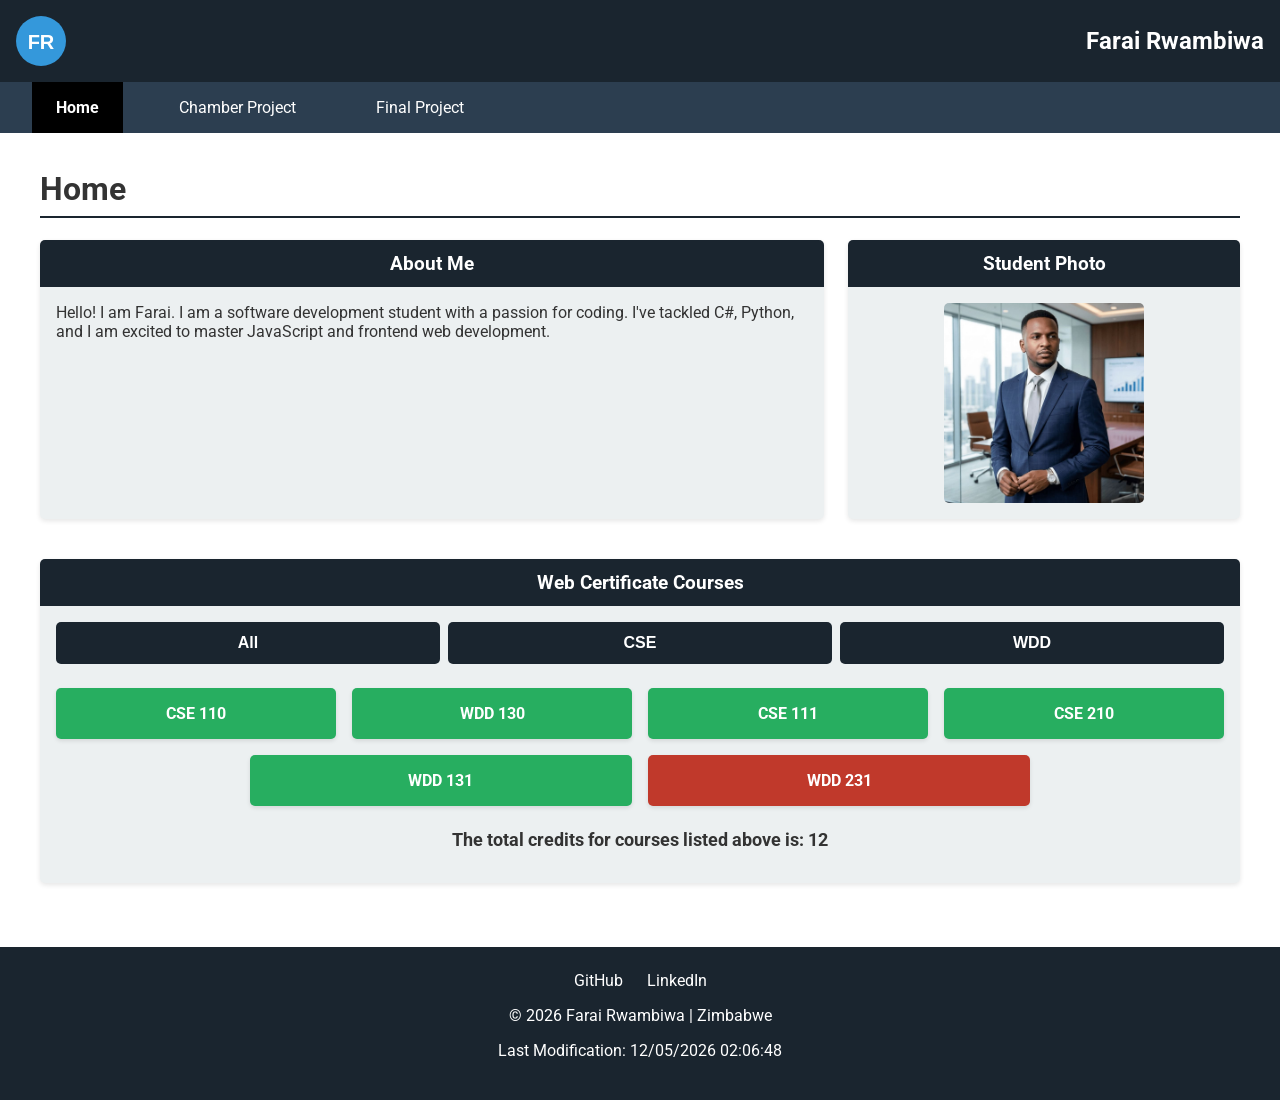
<file: index.html>
<!DOCTYPE html>
<html lang="en">
<head>
    <meta charset="UTF-8">
    <meta name="viewport" content="width=device-width, initial-scale=1.0">
    <title>Farai Rwambiwa - WDD 231 - Course Home Page</title>
    <meta name="description" content="WDD 231 Web Frontend Development I course home page for Farai Rwambiwa, featuring course projects, certificate progress, and assignments.">
    <meta name="author" content="Farai Rwambiwa">
    <link rel="preconnect" href="https://fonts.googleapis.com">
    <link rel="preconnect" href="https://fonts.gstatic.com" crossorigin>
    <link href="https://fonts.googleapis.com/css2?family=Roboto:wght@400;700&display=swap" rel="stylesheet">
    <link rel="stylesheet" href="styles/small.css">
    <link rel="stylesheet" href="styles/larger.css">
    <script src="scripts/main.js" defer></script>
</head>
<body>
    <header>
        <img src="images/logo.svg" alt="Profile Logo" width="50" height="50">
        <span>Farai Rwambiwa</span>
        <button id="menu-button" aria-label="Menu">☰</button>
    </header>
    <nav id="nav-menu">
        <a href="#" class="active">Home</a>
        <a href="chamber/index.html">Chamber Project</a>
        <a href="final/index.html">Final Project</a>
    </nav>
    <main>
        <h1>Home</h1>
        <div class="grid-container">
            <section class="card about">
                <h2>About Me</h2>
                <p>Hello! I am Farai. I am a software development student with a passion for coding. I've tackled C#, Python, and I am excited to master JavaScript and frontend web development.</p>
            </section>
            <section class="card photo">
                <h2>Student Photo</h2>
                <img src="images/profile.jpg" alt="Farai Rwambiwa" width="200" height="200" loading="lazy">
            </section>
            <section class="card courses">
                <h2>Web Certificate Courses</h2>
                <div class="filter-buttons">
                    <button id="all-btn">All</button>
                    <button id="cse-btn">CSE</button>
                    <button id="wdd-btn">WDD</button>
                </div>
                <div id="course-list"></div>
                <p id="total-credits">The total credits for courses listed above is: <span>0</span></p>
            </section>
        </div>
    </main>
    <footer>
        <div class="socials">
            <a href="https://github.com/faraidale" target="_blank" aria-label="GitHub">GitHub</a>
            <a href="https://linkedin.com" target="_blank" aria-label="LinkedIn">LinkedIn</a>
        </div>
        <p>&copy; <span id="currentyear"></span> Farai Rwambiwa | Zimbabwe</p>
        <p id="lastModified"></p>
    </footer>
</body>
</html>
</file>
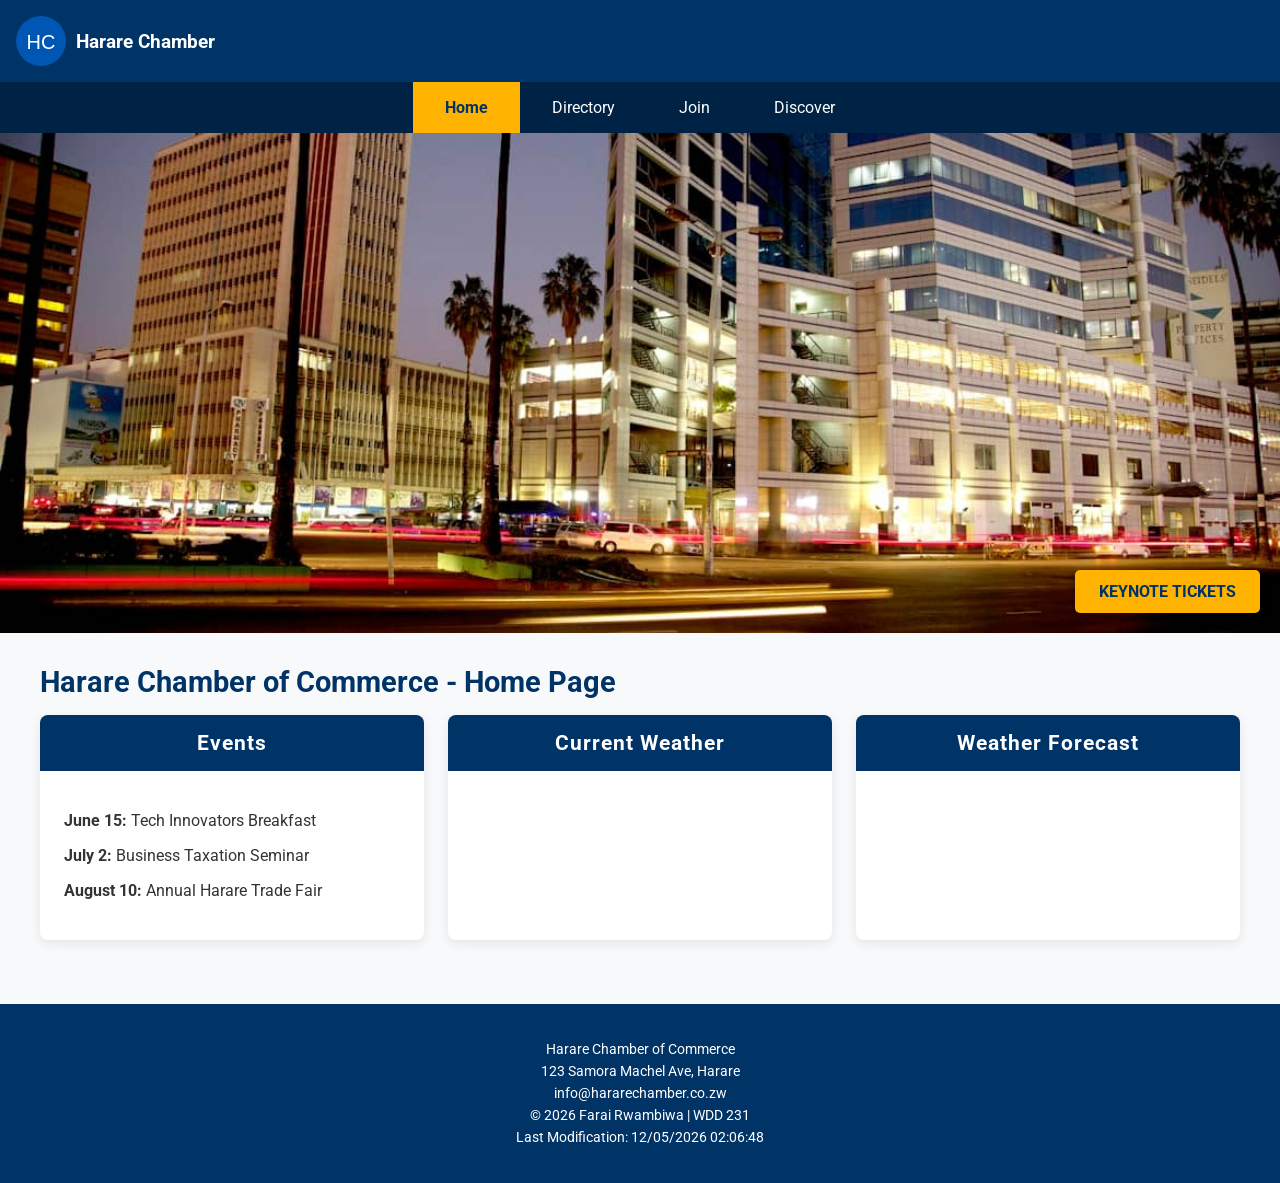
<file: chamber/index.html>
<!DOCTYPE html>
<html lang="en-US">
<head>
    <meta charset="UTF-8">
    <meta name="viewport" content="width=device-width, initial-scale=1.0">
    <title>Harare Chamber of Commerce - Home Page</title>
    
    <meta name="description" content="Join the Harare Chamber of Commerce to connect, grow, and empower your local business in Zimbabwe today.">
    <meta name="author" content="Farai Rwambiwa">
    
    <meta property="og:title" content="Harare Chamber of Commerce: Empowering Local Businesses">
    <meta property="og:description" content="Join the Harare Chamber of Commerce to connect, grow, and empower your local business in Zimbabwe today.">
    <meta property="og:image" content="https://faraidale.github.io/wdd231/chamber/images/hero.jpg">
    <meta property="og:url" content="https://faraidale.github.io/wdd231/chamber/index.html">

    <link rel="preconnect" href="https://fonts.googleapis.com">
    <link rel="preconnect" href="https://fonts.gstatic.com" crossorigin>
    <link href="https://fonts.googleapis.com/css2?family=Roboto:wght@400;700&display=swap" rel="stylesheet">

    <link rel="icon" href="images/favicon.ico">
    <link rel="stylesheet" href="styles/small.css">
    <link rel="stylesheet" href="styles/larger.css">
    
    <script src="scripts/home.js" type="module"></script>
</head>
<body>
    <header>
        <div class="logo-box">
            <img src="images/logo.svg" alt="Chamber Logo" width="50" height="50">
            <span>Harare Chamber</span>
        </div>
        <button id="menu-button" aria-label="Menu">☰</button>
    </header>
    
    <nav id="nav-menu">
        <a href="index.html" class="active">Home</a>
        <a href="directory.html">Directory</a>
        <a href="join.html">Join</a>
        <a href="discover.html">Discover</a>
    </nav>

    <main>
        <div class="hero">
            <img src="images/hero.jpg" alt="Harare Cityscape" class="hero-image" width="1200" height="500">
            <a href="join.html" class="cta-button hero-btn">Keynote Tickets</a>
        </div>

        <h1 class="page-title">Harare Chamber of Commerce - Home Page</h1>

        <div class="info-grid">
            <section class="current-events card">
                <h2>Events</h2>
                <div class="card-content">
                    <p><strong>June 15:</strong> Tech Innovators Breakfast</p>
                    <p><strong>July 2:</strong> Business Taxation Seminar</p>
                    <p><strong>August 10:</strong> Annual Harare Trade Fair</p>
                </div>
            </section>

            <section class="weather-current card">
                <h2>Current Weather</h2>
                <div id="current-weather" class="card-content">
                    </div>
            </section>

            <section class="weather-forecast card">
                <h2>Weather Forecast</h2>
                <div id="weather-forecast" class="card-content">
                    </div>
            </section>
        </div>

        <div id="spotlight-container" class="spotlight-grid">
            </div>
    </main>

    <footer>
        <div class="footer-info">
            <p>Harare Chamber of Commerce</p>
            <p>123 Samora Machel Ave, Harare</p>
            <p>info@hararechamber.co.zw</p>
        </div>
        <div class="footer-legal">
            <p>&copy; <span id="currentyear"></span> Farai Rwambiwa | WDD 231</p>
            <p id="lastModified"></p>
        </div>
    </footer>
</body>
</html>
</file>
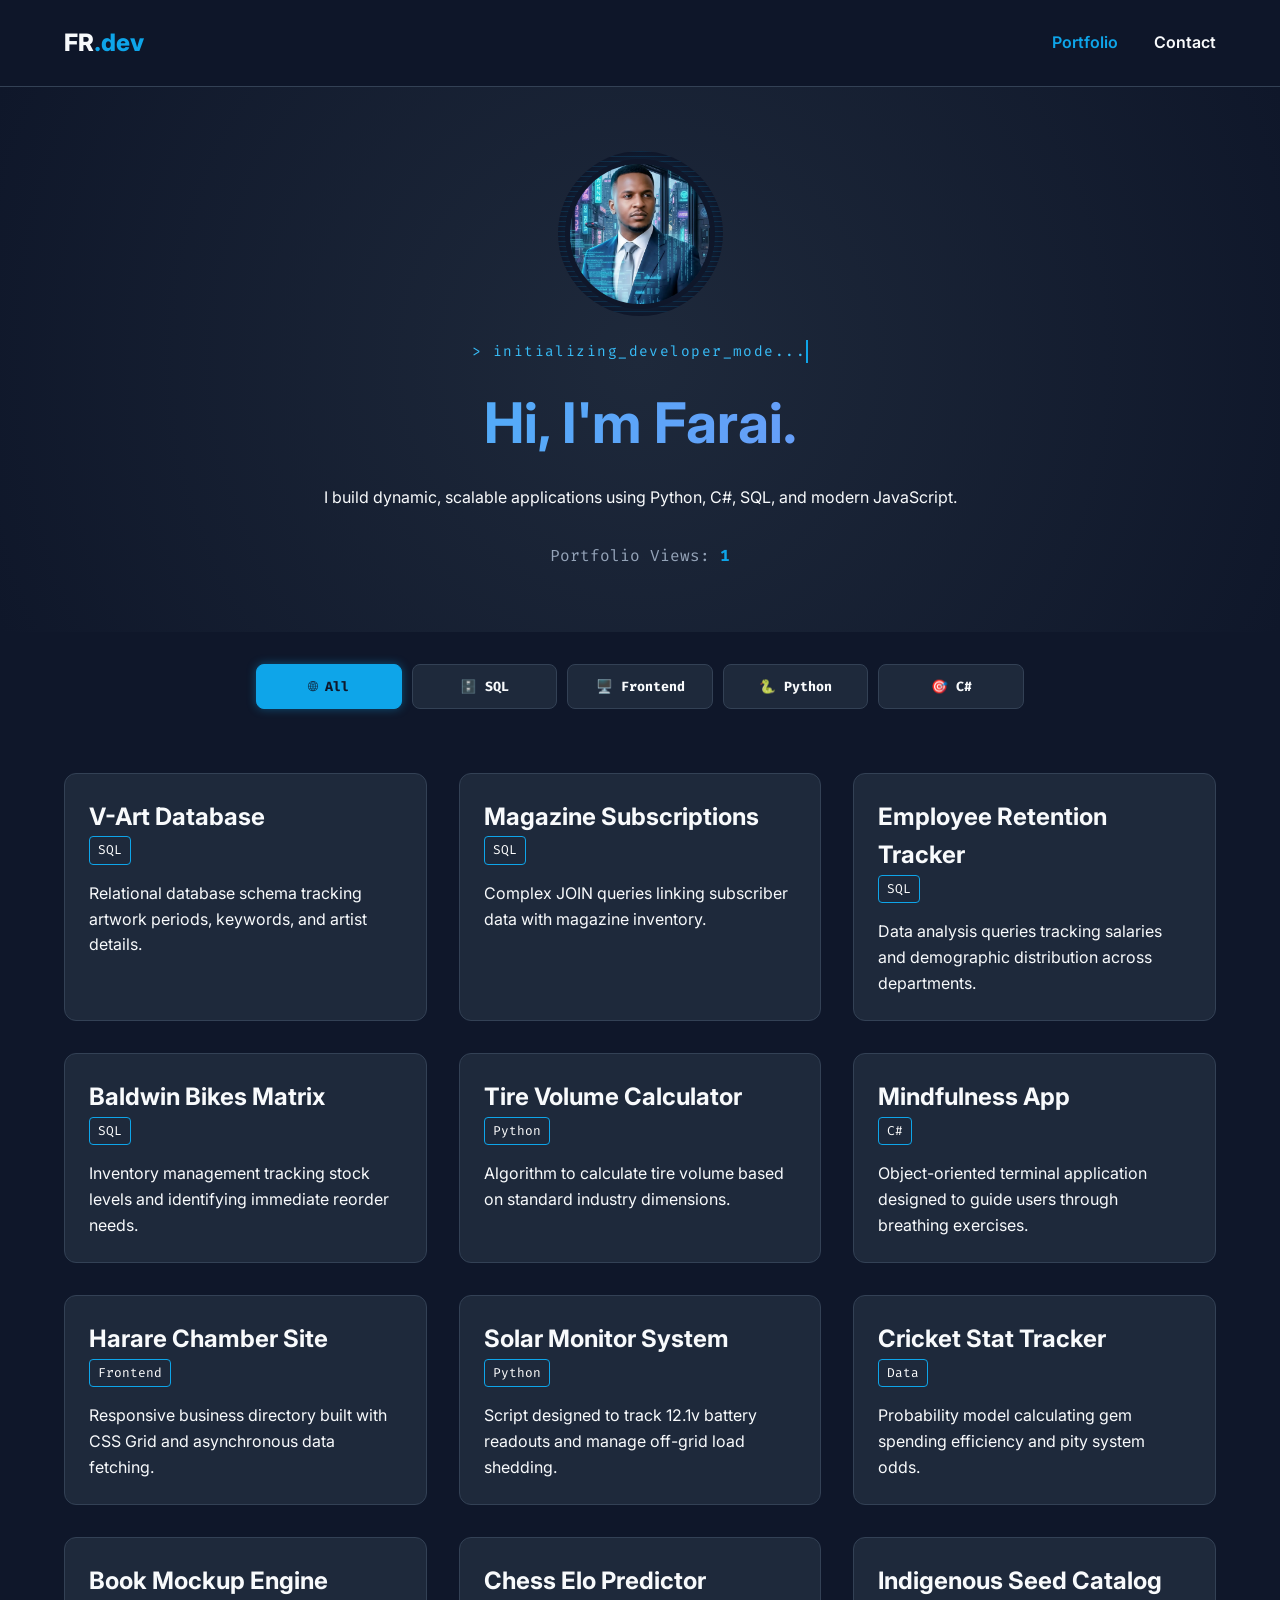
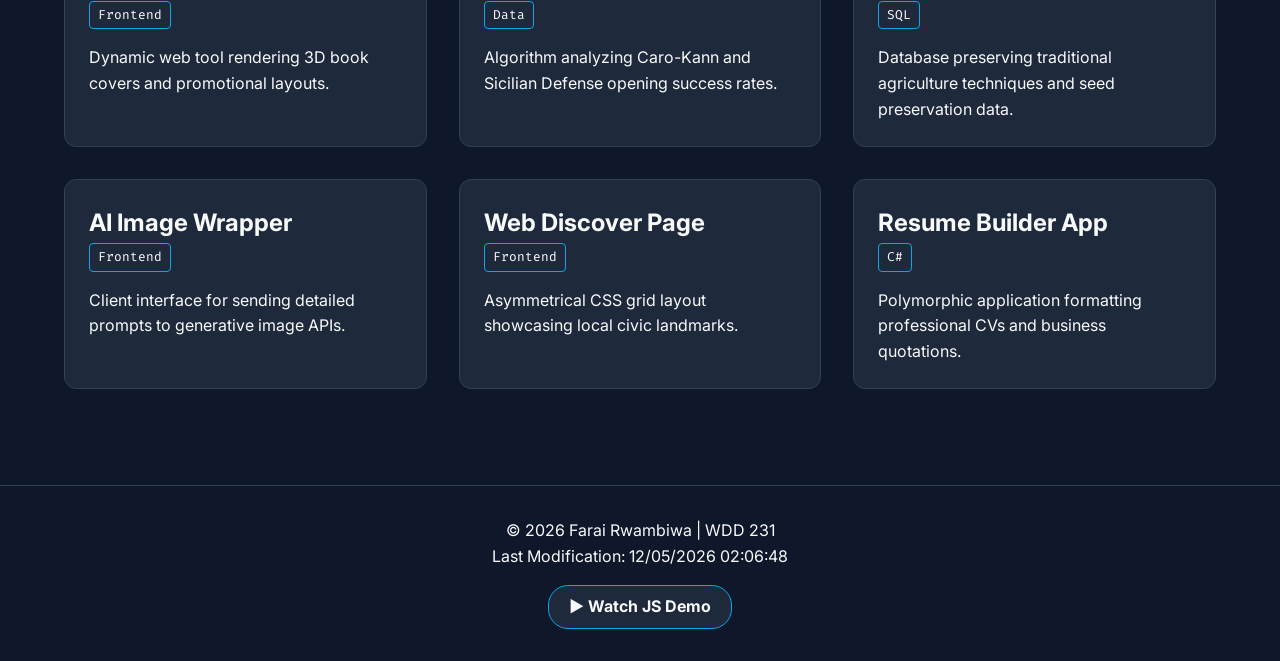
<file: finalproject/index.html>
<!DOCTYPE html>
<html lang="en-US">
<head>
    <meta charset="UTF-8">
    <meta name="viewport" content="width=device-width, initial-scale=1.0">
    <title>Farai Rwambiwa | Developer Portfolio</title>
    <meta name="description" content="Farai Rwambiwa's developer portfolio showcasing Python, C#, SQL, and JavaScript projects. Explore dynamic web apps and software solutions.">
    <meta name="author" content="Farai Rwambiwa">
    
    <meta property="og:title" content="Farai Rwambiwa | Developer Portfolio - Python, C#, SQL">
    <meta property="og:description" content="A dynamic software development portfolio featuring high-end web architecture, C#, Python, and SQL databases.">
    <meta property="og:type" content="website">
    <meta property="og:image" content="https://faraidale.github.io/wdd231/finalproject/images/profile.webp">
    <meta property="og:url" content="https://faraidale.github.io/wdd231/finalproject/index.html">
    
    <link rel="icon" href="images/profile.webp">

    <link rel="preconnect" href="https://fonts.googleapis.com">
    <link rel="preconnect" href="https://fonts.gstatic.com" crossorigin>
    <link href="https://fonts.googleapis.com/css2?family=Fira+Code:wght@400;700&family=Inter:wght@400;600;800&display=swap" rel="stylesheet">
    
    <link rel="stylesheet" href="styles/base.css">
    <link rel="stylesheet" href="styles/main.css">
    
    <script src="scripts/app.mjs" type="module"></script>
</head>
<body>
    <header>
        <div class="logo">FR<span>.dev</span></div>
        <button id="menu-btn" aria-label="Toggle Menu">☰</button>
        <nav id="nav-menu">
            <a href="index.html" class="active">Portfolio</a>
            <a href="contact.html">Contact</a>
        </nav>
    </header>

    <main>
        <section class="hero">
            <div class="hero-text">
                <div class="avatar-container">
                    <img src="images/profile.webp" alt="Farai Rwambiwa" class="profile-pic">
                </div>

                <div class="typewriter">
                    <p>> initializing_developer_mode...</p>
                </div>

                <h1>Hi, I'm Farai.</h1>
                <p>I build dynamic, scalable applications using Python, C#, SQL, and modern JavaScript.</p>
                
                <div class="local-storage-tracker">
                    Portfolio Views: <span id="view-count" class="pulse-text">0</span>
                </div>
            </div>
        </section>

        <div class="controls">
            <button class="filter-btn active" data-filter="all">🌐 All</button>
            <button class="filter-btn" data-filter="SQL">🗄️ SQL</button>
            <button class="filter-btn" data-filter="Frontend">🖥️ Frontend</button>
            <button class="filter-btn" data-filter="Python">🐍 Python</button>
            <button class="filter-btn" data-filter="C#">🎯 C#</button>
        </div>

        <div id="project-grid" class="grid"></div>
    </main>

    <dialog id="project-modal">
        <div class="modal-content">
            <h2 id="modal-title">Project Details</h2>
            <p id="modal-desc"></p>
            <p><strong>Tech Stack:</strong> <span id="modal-tech"></span></p>
            <button id="close-modal">Close Project</button>
        </div>
    </dialog>

    <footer>
        <p>&copy; <span id="year"></span> Farai Rwambiwa | WDD 231</p>
        <p id="lastModified"></p>
        <a href="https://www.loom.com/share/b818487624de4e35afa9270daacc9cb5" target="_blank" class="video-link">▶ Watch JS Demo</a>
    </footer>
</body>
</html>
</file>
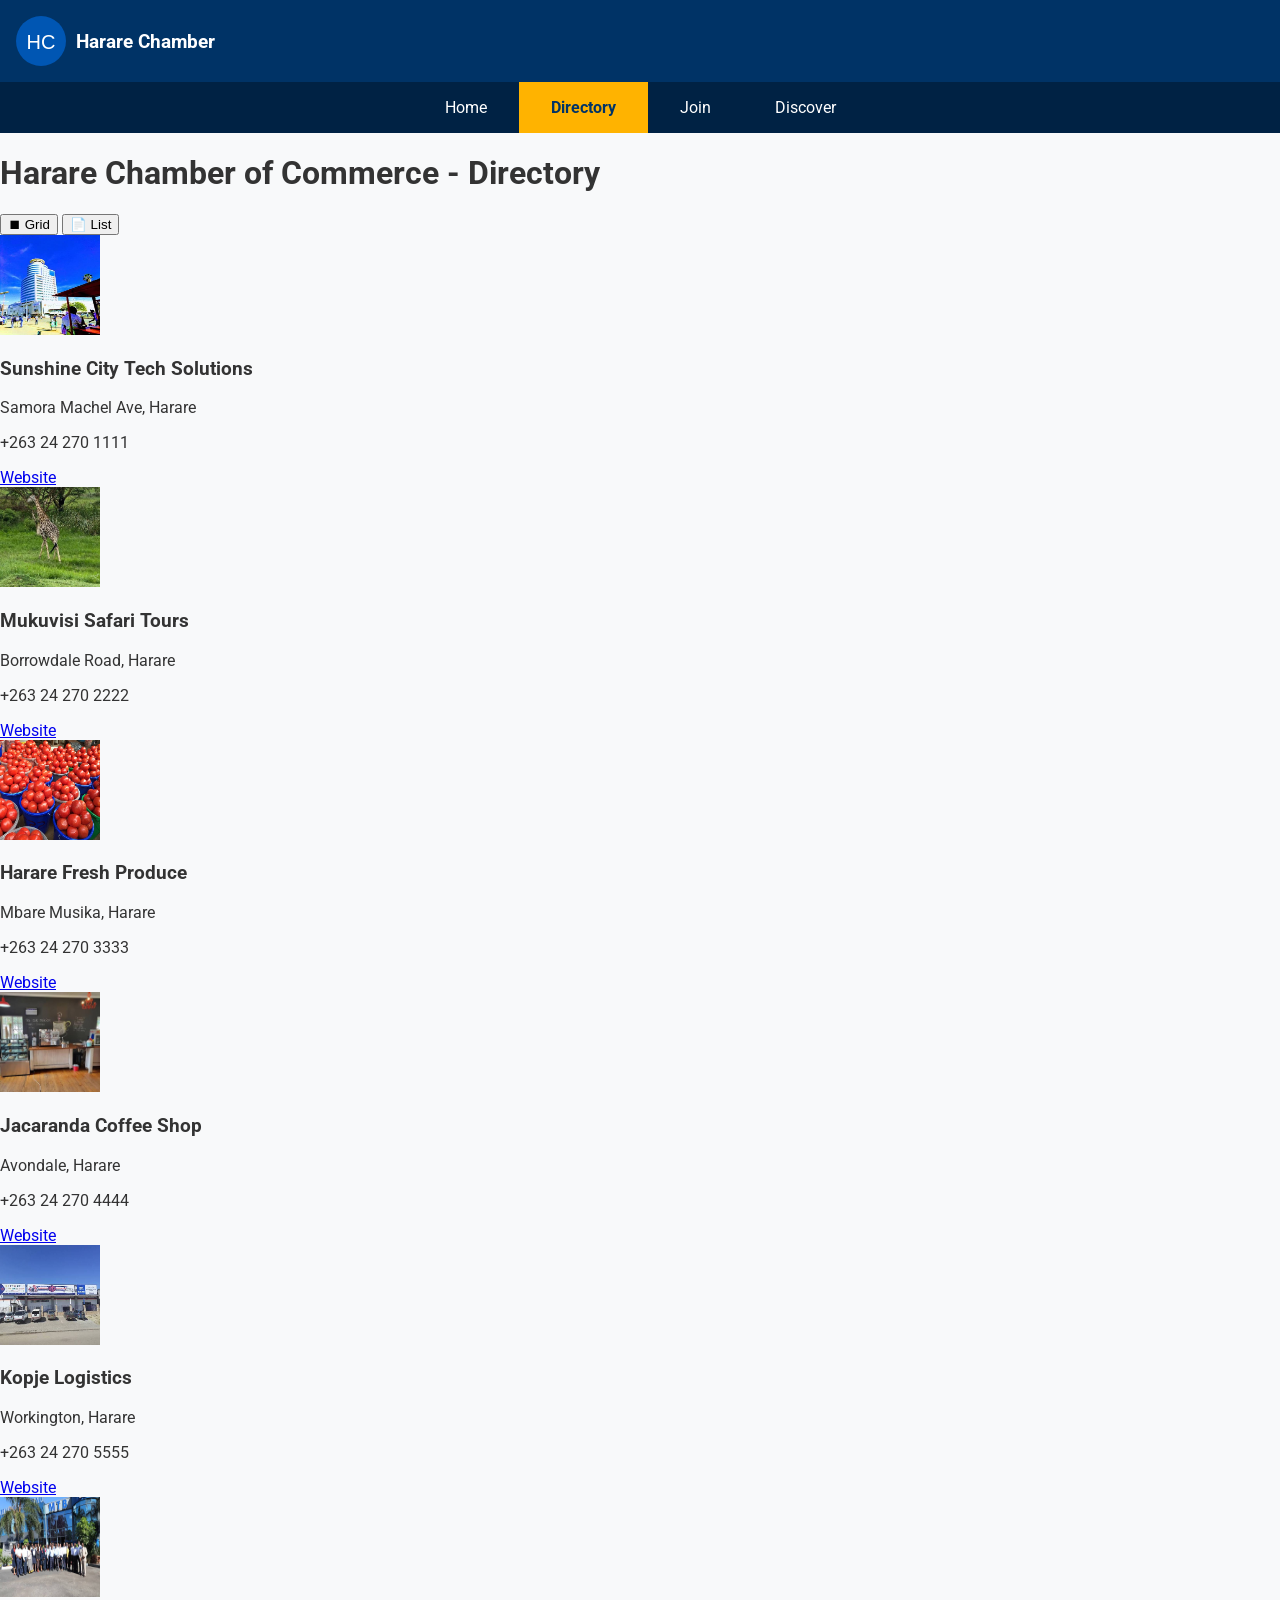
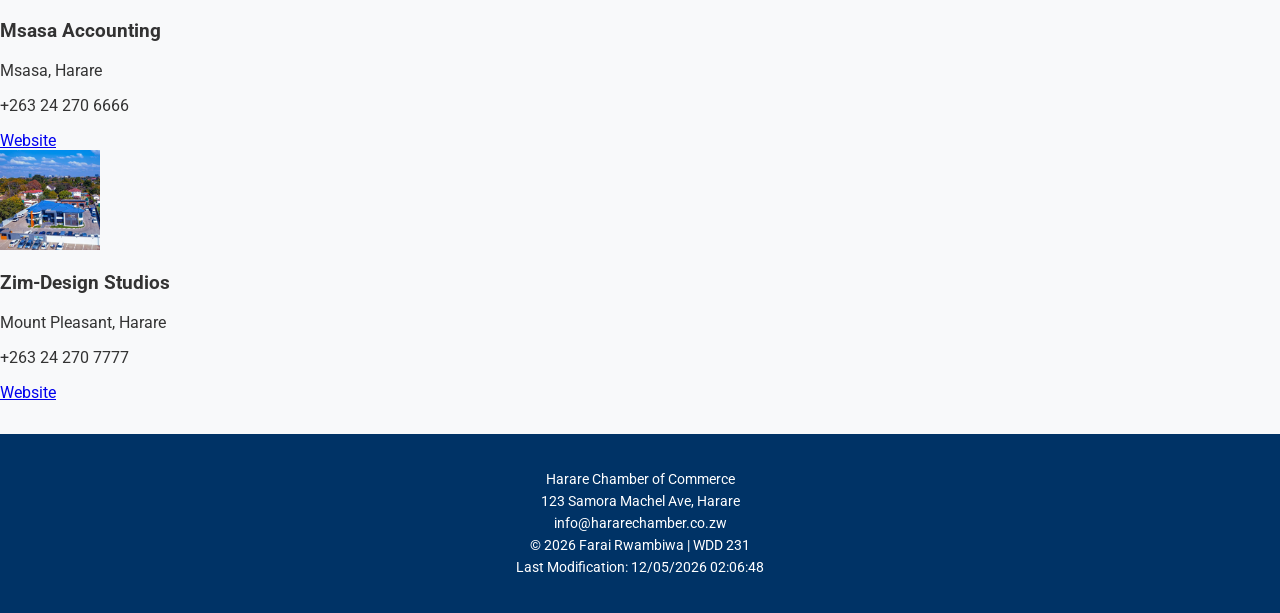
<file: chamber/directory.html>
<!DOCTYPE html>
<html lang="en">
<head>
    <meta charset="UTF-8">
    <meta name="viewport" content="width=device-width, initial-scale=1.0">
    <title>Harare Chamber of Commerce - Directory</title>
    <meta name="description" content="Business directory for the Harare Chamber of Commerce.">
    <meta name="author" content="Farai Rwambiwa">
    
    <meta property="og:title" content="Harare Chamber of Commerce Directory">
    <meta property="og:description" content="Discover local businesses and services in the Harare area.">
    <meta property="og:image" content="https://faraidale.github.io/wdd231/images/profile.jpg">
    <meta property="og:url" content="https://faraidale.github.io/wdd231/chamber/directory.html">

    <link rel="preconnect" href="https://fonts.googleapis.com">
    <link rel="preconnect" href="https://fonts.gstatic.com" crossorigin>
    <link href="https://fonts.googleapis.com/css2?family=Roboto:wght@400;700&display=swap" rel="stylesheet">

    <link rel="icon" href="images/favicon.ico">
    <link rel="stylesheet" href="styles/small.css">
    <link rel="stylesheet" href="styles/larger.css">
    <script src="scripts/directory.js" defer></script>
</head>
<body>
    <header>
        <div class="logo-box">
            <img src="images/logo.svg" alt="Chamber Logo" width="50" height="50">
            <span>Harare Chamber</span>
        </div>
        <button id="menu-button" aria-label="Menu">☰</button>
    </header>
    <nav id="nav-menu">
        <a href="index.html">Home</a>
        <a href="directory.html" class="active">Directory</a>
        <a href="join.html">Join</a>
        <a href="discover.html">Discover</a>
    </nav>
    <main>
        <h1>Harare Chamber of Commerce - Directory</h1>
        
        <div class="view-toggles">
            <button id="grid-btn">⏹ Grid</button>
            <button id="list-btn">📄 List</button>
        </div>
        <div id="directory-container" class="grid"></div> 
    </main>
    <footer>
        <div class="footer-info">
            <p>Harare Chamber of Commerce</p>
            <p>123 Samora Machel Ave, Harare</p>
            <p>info@hararechamber.co.zw</p>
        </div>
        <div class="footer-legal">
            <p>&copy; <span id="currentyear"></span> Farai Rwambiwa | WDD 231</p>
            <p id="lastModified"></p>
        </div>
    </footer>
</body>
</html>
</file>
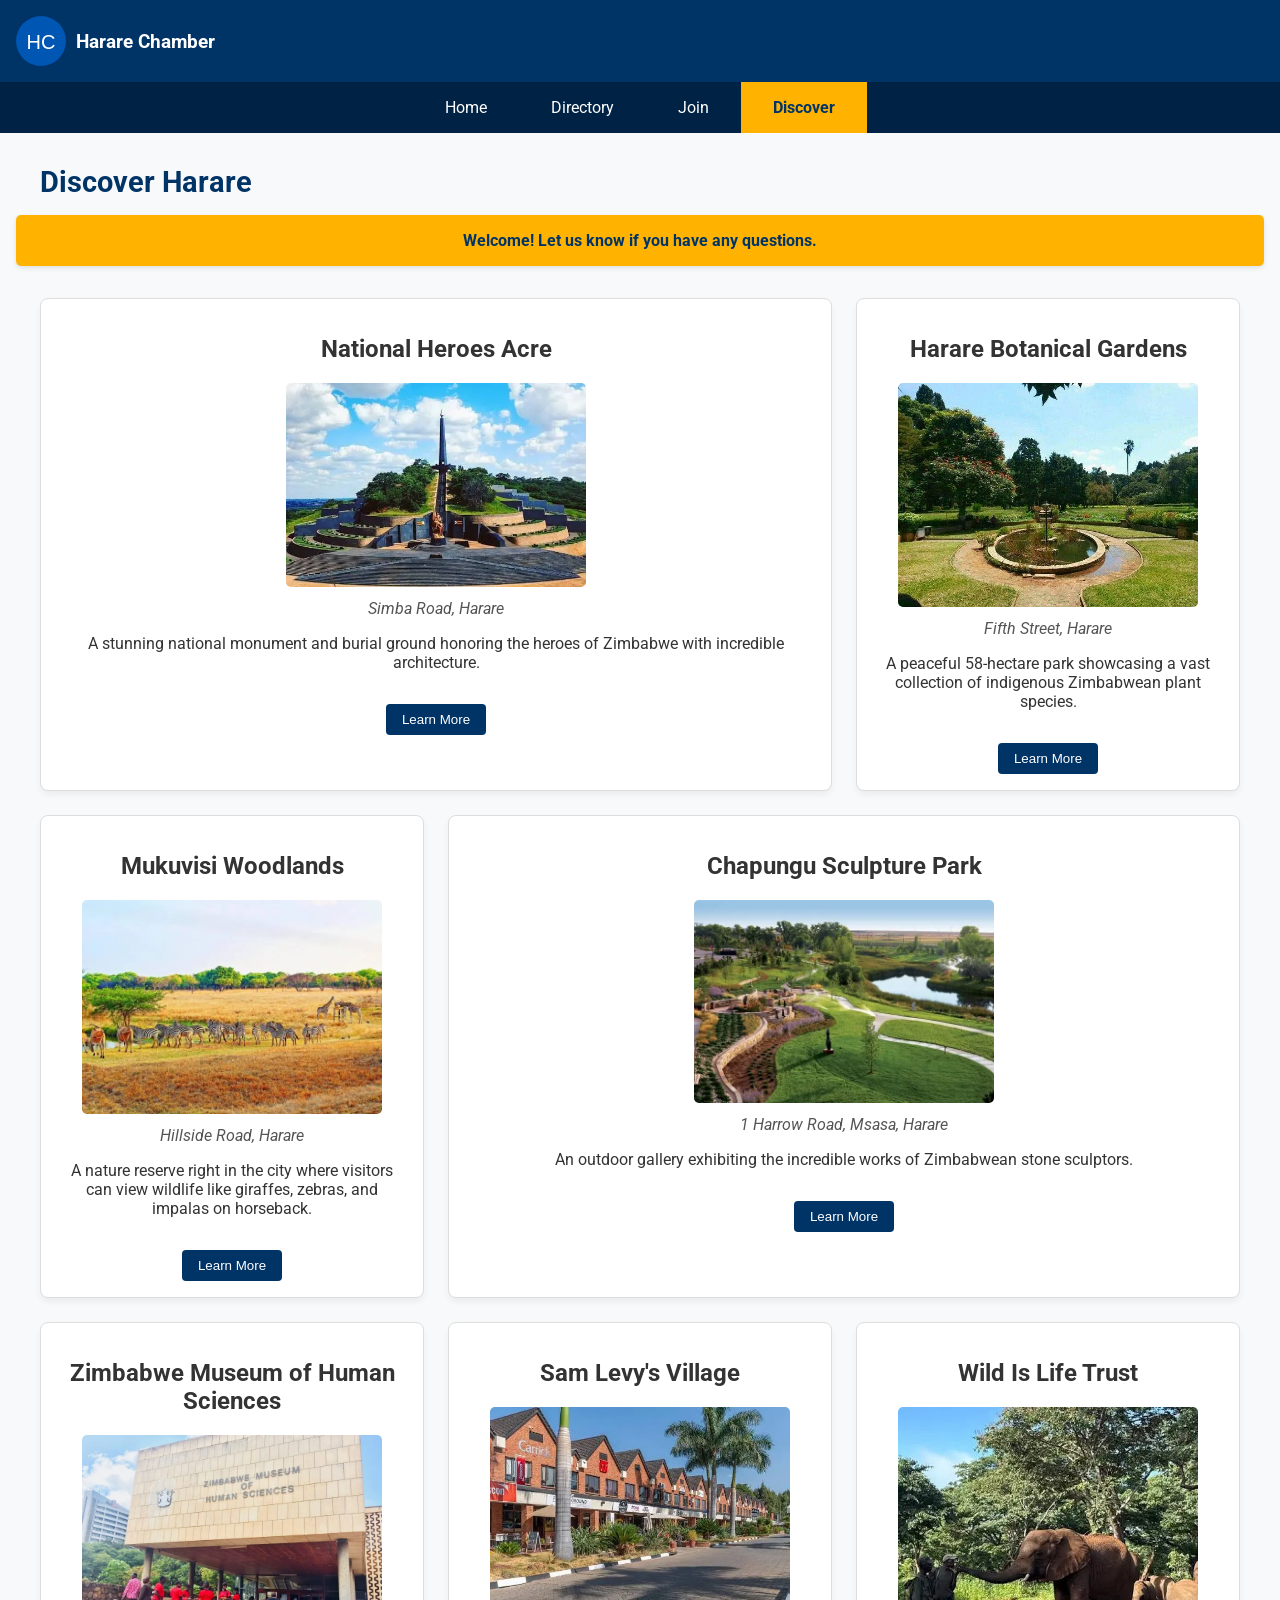
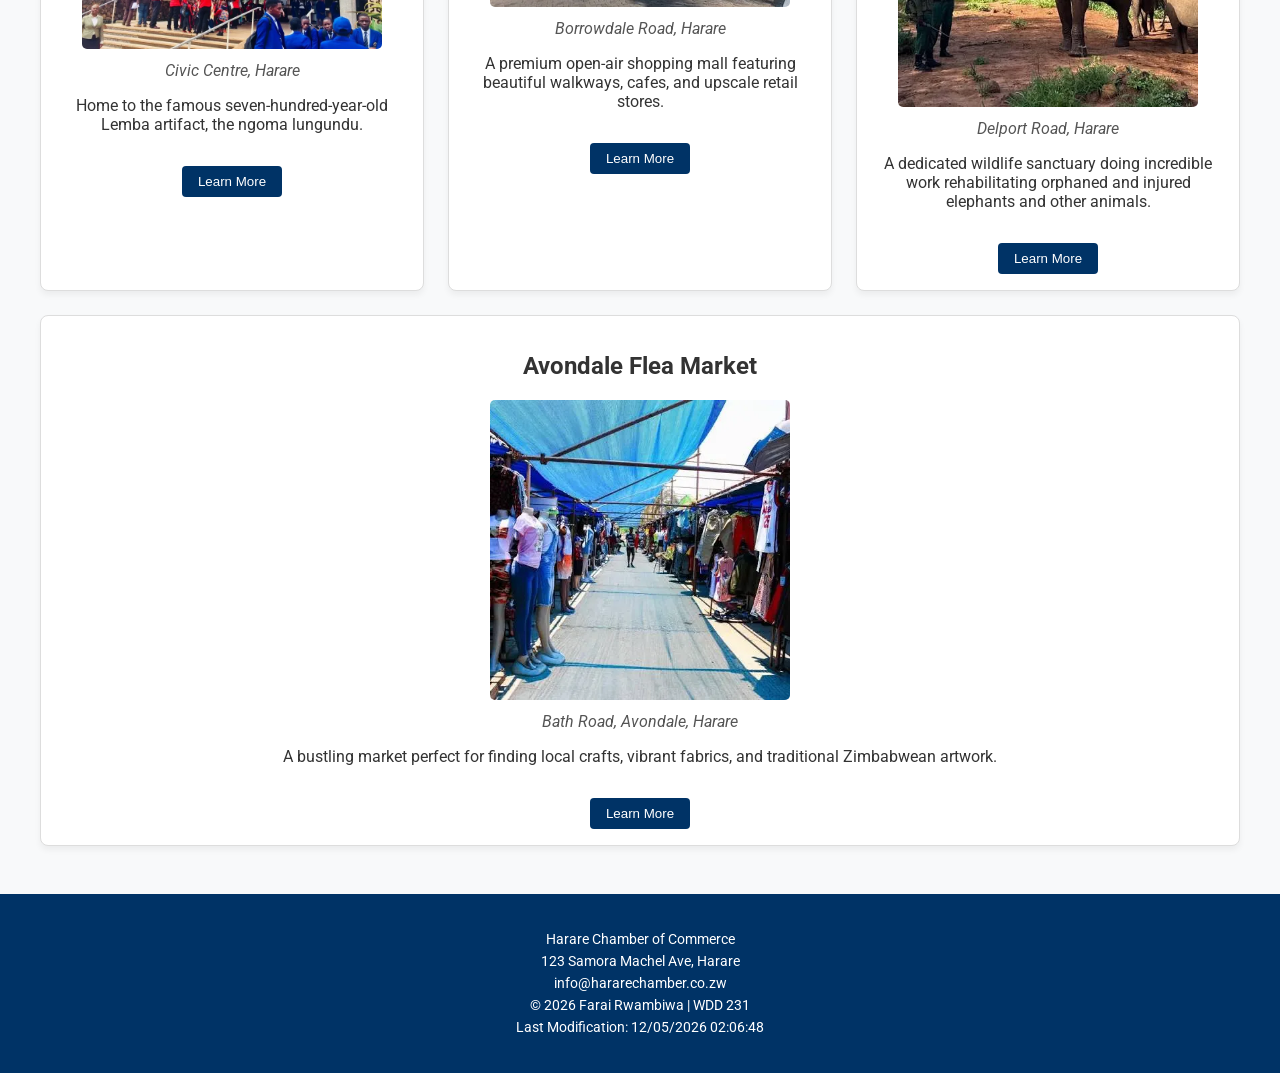
<file: chamber/discover.html>
<!DOCTYPE html>
<html lang="en-US">
<head>
    <meta charset="UTF-8">
    <meta name="viewport" content="width=device-width, initial-scale=1.0">
    <title>Discover Harare - Chamber of Commerce</title>
    <meta name="description" content="Discover the best attractions, shopping, and historical sites in Harare, Zimbabwe.">
    <meta name="author" content="Farai Rwambiwa">
    
    <meta property="og:title" content="Discover Harare - Chamber of Commerce">
    <meta property="og:description" content="Explore the best attractions and businesses in Harare.">
    <meta property="og:image" content="https://faraidale.github.io/wdd231/chamber/images/hero.jpg">
    <meta property="og:url" content="https://faraidale.github.io/wdd231/chamber/discover.html">

    <link rel="preconnect" href="https://fonts.googleapis.com">
    <link rel="preconnect" href="https://fonts.gstatic.com" crossorigin>
    <link href="https://fonts.googleapis.com/css2?family=Roboto:wght@400;700&display=swap" rel="stylesheet">

    <link rel="icon" href="images/favicon.ico">
    <link rel="stylesheet" href="styles/small.css">
    <link rel="stylesheet" href="styles/larger.css">
    
    <script src="scripts/home.js" type="module"></script>
    <script src="scripts/discover.js" type="module"></script>
</head>
<body>
    <header>
        <div class="logo-box">
            <img src="images/logo.svg" alt="Chamber Logo" width="50" height="50">
            <span>Harare Chamber</span>
        </div>
        <button id="menu-button" aria-label="Menu">☰</button>
    </header>
    
    <nav id="nav-menu">
        <a href="index.html">Home</a>
        <a href="directory.html">Directory</a>
        <a href="join.html">Join</a>
        <a href="discover.html" class="active">Discover</a>
    </nav>

    <main class="discover-main">
        <h1 class="page-title">Discover Harare</h1>
        
        <div id="visit-message" class="visit-message"></div>

        <div id="discover-grid" class="discover-grid"></div>
    </main>

    <footer>
        <div class="footer-info">
            <p>Harare Chamber of Commerce</p>
            <p>123 Samora Machel Ave, Harare</p>
            <p>info@hararechamber.co.zw</p>
        </div>
        <div class="footer-legal">
            <p>&copy; <span id="currentyear"></span> Farai Rwambiwa | WDD 231</p>
            <p id="lastModified"></p>
        </div>
    </footer>
</body>
</html>
</file>
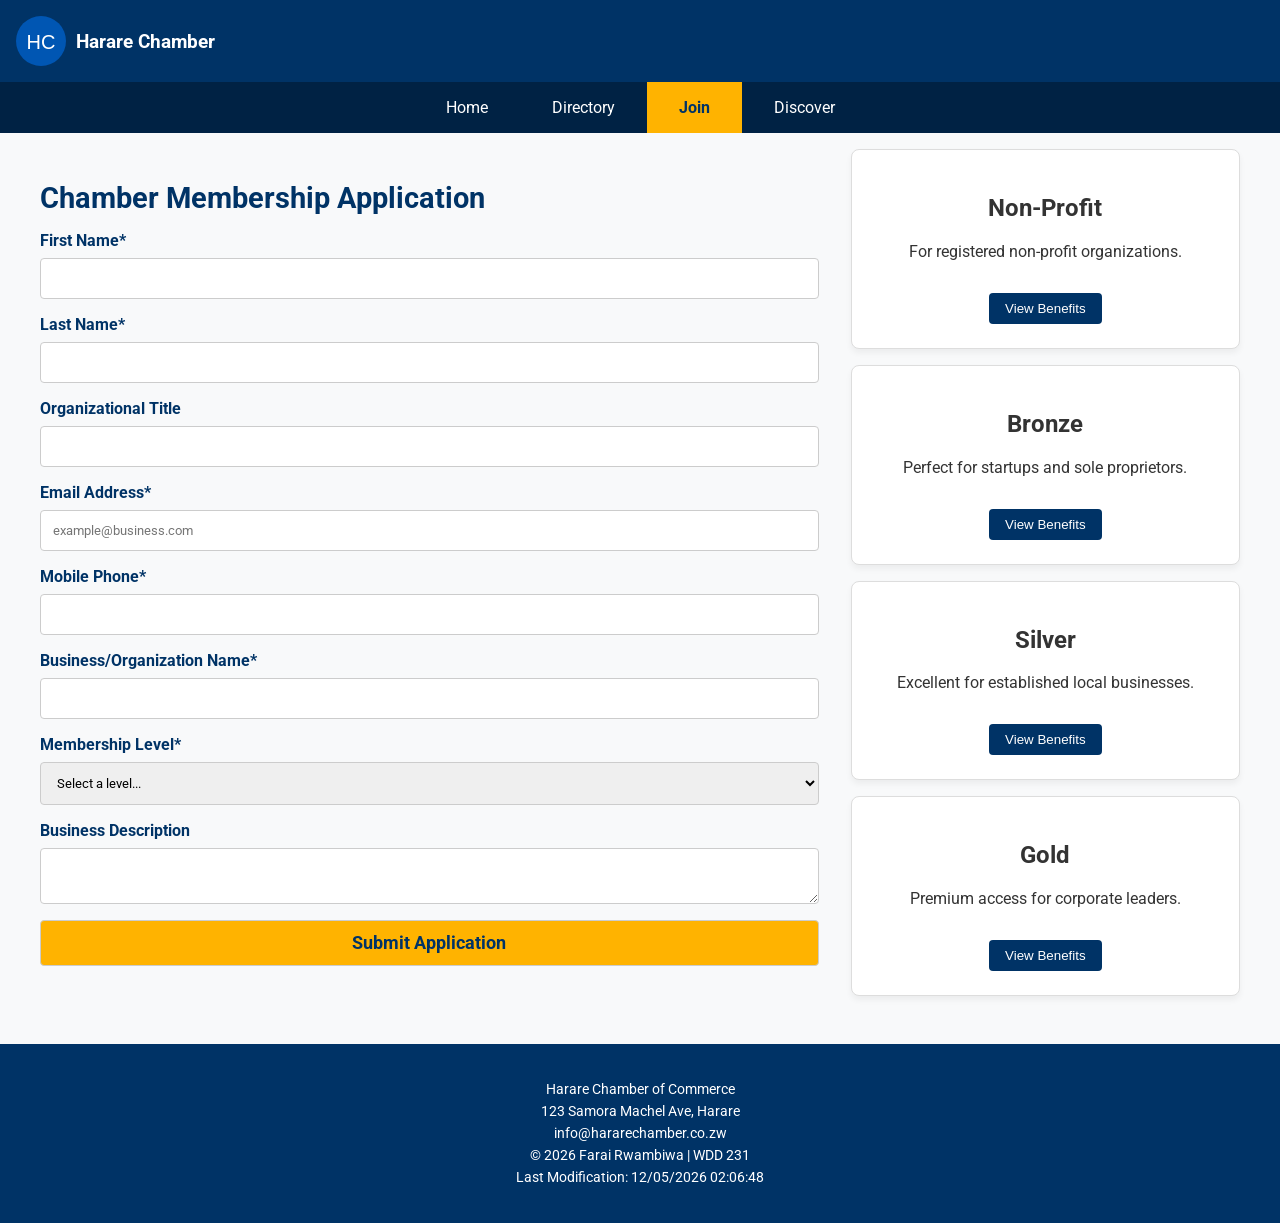
<file: chamber/join.html>
<!DOCTYPE html>
<html lang="en-US">
<head>
    <meta charset="UTF-8">
    <meta name="viewport" content="width=device-width, initial-scale=1.0">
    <title>Harare Chamber of Commerce - Join</title>
    
    <meta name="description" content="Apply to join the Harare Chamber of Commerce today. Grow your business network and unlock exclusive benefits.">
    <meta name="author" content="Farai Rwambiwa">
    
    <meta property="og:title" content="Harare Chamber of Commerce: Join Us Today">
    <meta property="og:description" content="Apply to join the Harare Chamber of Commerce today. Grow your business network and unlock exclusive benefits.">
    <meta property="og:image" content="https://faraidale.github.io/wdd231/chamber/images/hero.jpg">
    <meta property="og:url" content="https://faraidale.github.io/wdd231/chamber/join.html">

    <link rel="preconnect" href="https://fonts.googleapis.com">
    <link rel="preconnect" href="https://fonts.gstatic.com" crossorigin>
    <link href="https://fonts.googleapis.com/css2?family=Roboto:wght@400;700&display=swap" rel="stylesheet">

    <link rel="icon" href="images/favicon.ico">
    <link rel="stylesheet" href="styles/small.css">
    <link rel="stylesheet" href="styles/larger.css">
    
    <script src="scripts/home.js" type="module"></script>
    <script src="scripts/join.js" type="module"></script>
</head>
<body>
    <header>
        <div class="logo-box">
            <img src="images/logo.svg" alt="Chamber Logo" width="50" height="50">
            <span>Harare Chamber</span>
        </div>
        <button id="menu-button" aria-label="Menu">☰</button>
    </header>
    
    <nav id="nav-menu">
        <a href="index.html">Home</a>
        <a href="directory.html">Directory</a>
        <a href="join.html" class="active">Join</a>
        <a href="discover.html">Discover</a>
    </nav>

    <main class="join-grid">
        <div class="form-container">
            <h1 class="page-title">Chamber Membership Application</h1>
            <form method="get" action="thankyou.html" class="join-form">
                
                <label>First Name*
                    <input type="text" name="first-name" title="Enter your first name" autocomplete="given-name" required>
                </label>
                
                <label>Last Name*
                    <input type="text" name="last-name" title="Enter your last name" autocomplete="family-name" required>
                </label>
                
                <label>Organizational Title
                    <input type="text" name="org-title" title="Must be at least 7 characters (letters, spaces, and hyphens only)" autocomplete="organization-title" pattern="^[a-zA-Z\- ]{7,}$">
                </label>
                
                <label>Email Address*
                    <input type="email" name="email" title="Enter a valid email address" autocomplete="email" placeholder="example@business.com" required>
                </label>
                
                <label>Mobile Phone*
                    <input type="tel" name="phone" title="Enter your mobile phone number" autocomplete="tel" required>
                </label>
                
                <label>Business/Organization Name*
                    <input type="text" name="organization" title="Enter your business name" autocomplete="organization" required>
                </label>
                
                <label>Membership Level*
                    <select name="membership-level" title="Select a membership level" required>
                        <option value="" disabled selected>Select a level...</option>
                        <option value="np">Non-Profit (Free)</option>
                        <option value="bronze">Bronze Membership</option>
                        <option value="silver">Silver Membership</option>
                        <option value="gold">Gold Membership</option>
                    </select>
                </label>
                
                <label>Business Description
                    <textarea name="description" title="Provide a brief description of your business"></textarea>
                </label>
                
                <input type="hidden" id="timestamp" name="timestamp">
                
                <input type="submit" value="Submit Application" class="submit-btn">
            </form>
        </div>

        <div class="cards-container">
            <section class="membership-card">
                <h2>Non-Profit</h2>
                <p>For registered non-profit organizations.</p>
                <button class="modal-trigger" data-modal="modal-np">View Benefits</button>
            </section>
            
            <section class="membership-card">
                <h2>Bronze</h2>
                <p>Perfect for startups and sole proprietors.</p>
                <button class="modal-trigger" data-modal="modal-bronze">View Benefits</button>
            </section>
            
            <section class="membership-card">
                <h2>Silver</h2>
                <p>Excellent for established local businesses.</p>
                <button class="modal-trigger" data-modal="modal-silver">View Benefits</button>
            </section>
            
            <section class="membership-card">
                <h2>Gold</h2>
                <p>Premium access for corporate leaders.</p>
                <button class="modal-trigger" data-modal="modal-gold">View Benefits</button>
            </section>
        </div>
    </main>

    <dialog id="modal-np">
        <h2>Non-Profit Benefits</h2>
        <p>Access to networking events and directory listing. No annual fee.</p>
        <button class="close-modal">Close</button>
    </dialog>
    
    <dialog id="modal-bronze">
        <h2>Bronze Benefits</h2>
        <p>Directory listing, access to training seminars, and community advertising.</p>
        <button class="close-modal">Close</button>
    </dialog>

    <dialog id="modal-silver">
        <h2>Silver Benefits</h2>
        <p>All Bronze benefits, plus event discounts and a spotlight on the home page.</p>
        <button class="close-modal">Close</button>
    </dialog>

    <dialog id="modal-gold">
        <h2>Gold Benefits</h2>
        <p>All Silver benefits, VIP event access, exclusive corporate sponsorships, and premium ad placement.</p>
        <button class="close-modal">Close</button>
    </dialog>

    <footer>
        <div class="footer-info">
            <p>Harare Chamber of Commerce</p>
            <p>123 Samora Machel Ave, Harare</p>
            <p>info@hararechamber.co.zw</p>
        </div>
        <div class="footer-legal">
            <p>&copy; <span id="currentyear"></span> Farai Rwambiwa | WDD 231</p>
            <p id="lastModified"></p>
        </div>
    </footer>
</body>
</html>
</file>
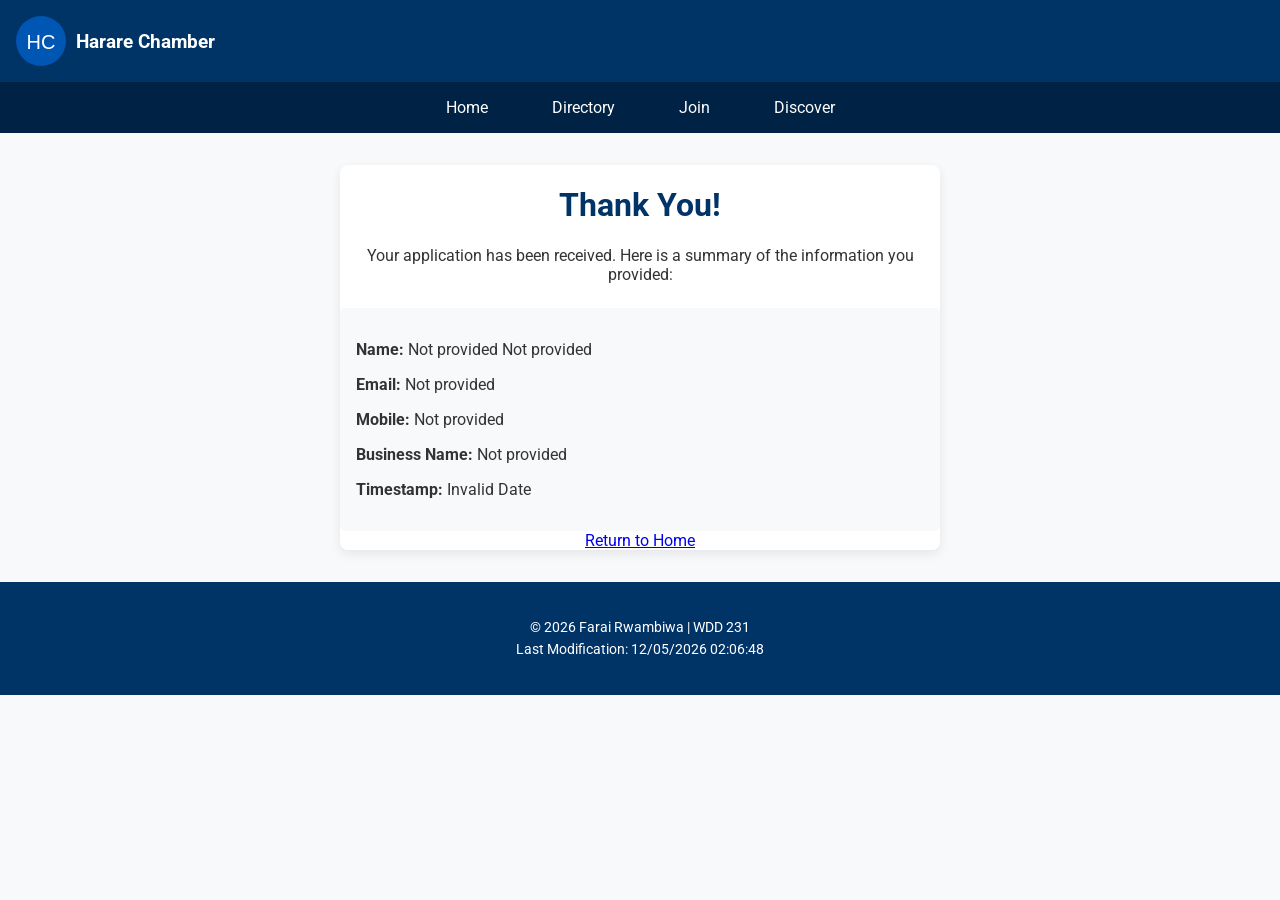
<file: chamber/thankyou.html>
<!DOCTYPE html>
<html lang="en-US">
<head>
    <meta charset="UTF-8">
    <meta name="viewport" content="width=device-width, initial-scale=1.0">
    <title>Thank You - Harare Chamber</title>
    <meta name="description" content="Thank you for applying to the Harare Chamber of Commerce. We have received your information.">
    <meta name="author" content="Farai Rwambiwa">
    <meta property="og:title" content="Thank You - Harare Chamber">
    <meta property="og:description" content="Thank you for applying to the Harare Chamber of Commerce.">
    <meta property="og:image" content="https://faraidale.github.io/wdd231/chamber/images/hero.jpg">
    <meta property="og:url" content="https://faraidale.github.io/wdd231/chamber/thankyou.html">

    <link rel="preconnect" href="https://fonts.googleapis.com">
    <link rel="preconnect" href="https://fonts.gstatic.com" crossorigin>
    <link href="https://fonts.googleapis.com/css2?family=Roboto:wght@400;700&display=swap" rel="stylesheet">
    <link rel="icon" href="images/favicon.ico">
    <link rel="stylesheet" href="styles/small.css">
    <link rel="stylesheet" href="styles/larger.css">
    
    <script src="scripts/home.js" type="module"></script>
    <script src="scripts/thankyou.js" type="module"></script>
</head>
<body>
    <header>
        <div class="logo-box">
            <img src="images/logo.svg" alt="Chamber Logo" width="50" height="50">
            <span>Harare Chamber</span>
        </div>
        <button id="menu-button" aria-label="Menu">☰</button>
    </header>
    
    <nav id="nav-menu">
        <a href="index.html">Home</a>
        <a href="directory.html">Directory</a>
        <a href="join.html">Join</a>
        <a href="discover.html">Discover</a>
    </nav>

    <main class="thankyou-container">
        <div class="card" style="max-width: 600px; margin: 2rem auto; text-align: center;">
            <h1 style="color: var(--primary-color);">Thank You!</h1>
            <p>Your application has been received. Here is a summary of the information you provided:</p>
            
            <div id="results" style="text-align: left; background: var(--bg-light); padding: 1rem; border-radius: 5px; margin-top: 1.5rem;">
                </div>
            
            <a href="index.html" class="cta-button" style="margin-top: 2rem;">Return to Home</a>
        </div>
    </main>

    <footer>
        <div class="footer-legal">
            <p>&copy; <span id="currentyear"></span> Farai Rwambiwa | WDD 231</p>
            <p id="lastModified"></p>
        </div>
    </footer>
</body>
</html>
</file>
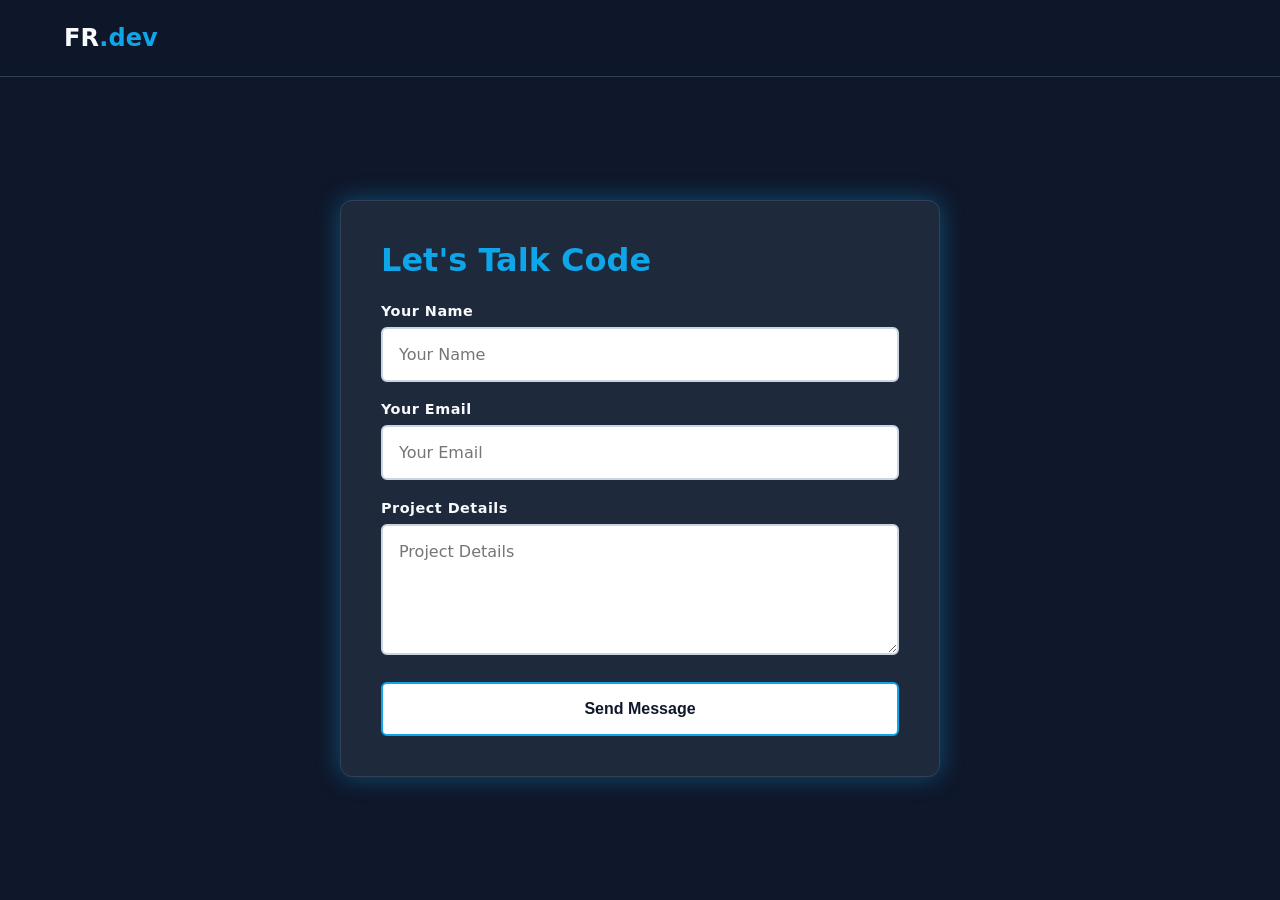
<file: finalproject/contact.html>
<!DOCTYPE html>
<html lang="en">
<head>
    <meta charset="UTF-8">
    <meta name="viewport" content="width=device-width, initial-scale=1.0">
    <meta name="description" content="Get in touch with FR.dev. Let's talk code, discuss your project, and build something great together. Contact form for web development inquiries.">
    <title>Contact | FR.dev</title>
    <style>
        *, *::before, *::after {
            box-sizing: border-box;
            margin: 0;
            padding: 0;
        }
        body {
            background-color: #0f172a;
            color: #f8fafc;
            font-family: 'Inter', system-ui, -apple-system, sans-serif;
            min-height: 100vh;
            display: flex;
            flex-direction: column;
        }
        header {
            display: flex;
            justify-content: space-between;
            align-items: center;
            padding: 1.5rem 5%;
            background: rgba(15, 23, 42, 0.9);
            border-bottom: 1px solid #334155;
        }
        .logo {
            font-size: 1.5rem;
            font-weight: 800;
            color: #f8fafc;
            text-decoration: none;
        }
        .logo span { color: #0ea5e9; }
        .contact-page {
            flex: 1;
            display: flex;
            align-items: center;
            justify-content: center;
            padding: 2rem 1rem;
        }
        .contact-card {
            width: 100%;
            max-width: 600px;
            background: #1e293b;
            padding: 2.5rem;
            border-radius: 12px;
            border: 1px solid #334155;
            box-shadow: 0 0 25px rgba(14, 165, 233, 0.4);
            transition: box-shadow 0.3s ease;
        }
        .contact-card:hover {
            box-shadow: 0 0 40px rgba(14, 165, 233, 0.55), 0 0 15px rgba(14, 165, 233, 0.2);
        }
        .contact-card h2 {
            color: #0ea5e9;
            margin-bottom: 1.5rem;
            font-size: 2rem;
        }
        .contact-form {
            display: flex;
            flex-direction: column;
            gap: 1.2rem;
        }
        .form-group {
            display: flex;
            flex-direction: column;
            gap: 0.5rem;
            text-align: left;
        }
        .form-group label {
            font-weight: bold;
            font-size: 0.9rem;
            letter-spacing: 0.5px;
        }
        .form-group input,
        .form-group textarea {
            width: 100%;
            padding: 1rem;
            background: #ffffff;
            color: #0f172a;
            border: 2px solid #cbd5e1;
            border-radius: 6px;
            font-size: 1rem;
            font-family: inherit;
            transition: border-color 0.2s;
        }
        .form-group input:focus,
        .form-group textarea:focus {
            outline: none;
            border-color: #0ea5e9;
        }
        .submit-btn {
            width: 100%;
            padding: 1rem;
            background: #ffffff;
            color: #0f172a;
            font-weight: bold;
            border: 2px solid #0ea5e9;
            border-radius: 6px;
            font-size: 1rem;
            cursor: pointer;
            margin-top: 0.5rem;
            transition: background 0.2s, transform 0.1s;
        }
        .submit-btn:hover {
            background: #e2e8f0;
        }
        .submit-btn:active {
            transform: scale(0.99);
        }
    </style>
</head>
<body>

    <header>
        <a href="index.html" class="logo">FR<span>.dev</span></a>
    </header>

    <main class="contact-page">
        <section class="contact-card">
            <h2>Let's Talk Code</h2>
            <form method="get" action="success.html" class="contact-form">
                <div class="form-group">
                    <label for="name">Your Name</label>
                    <input type="text" id="name" name="name" placeholder="Your Name" required>
                </div>
                <div class="form-group">
                    <label for="email">Your Email</label>
                    <input type="email" id="email" name="email" placeholder="Your Email" required>
                </div>
                <div class="form-group">
                    <label for="message">Project Details</label>
                    <textarea id="message" name="message" placeholder="Project Details" rows="5" required></textarea>
                </div>
                <button type="submit" class="submit-btn">Send Message</button>
            </form>
        </section>
    </main>

</body>
</html>
</file>
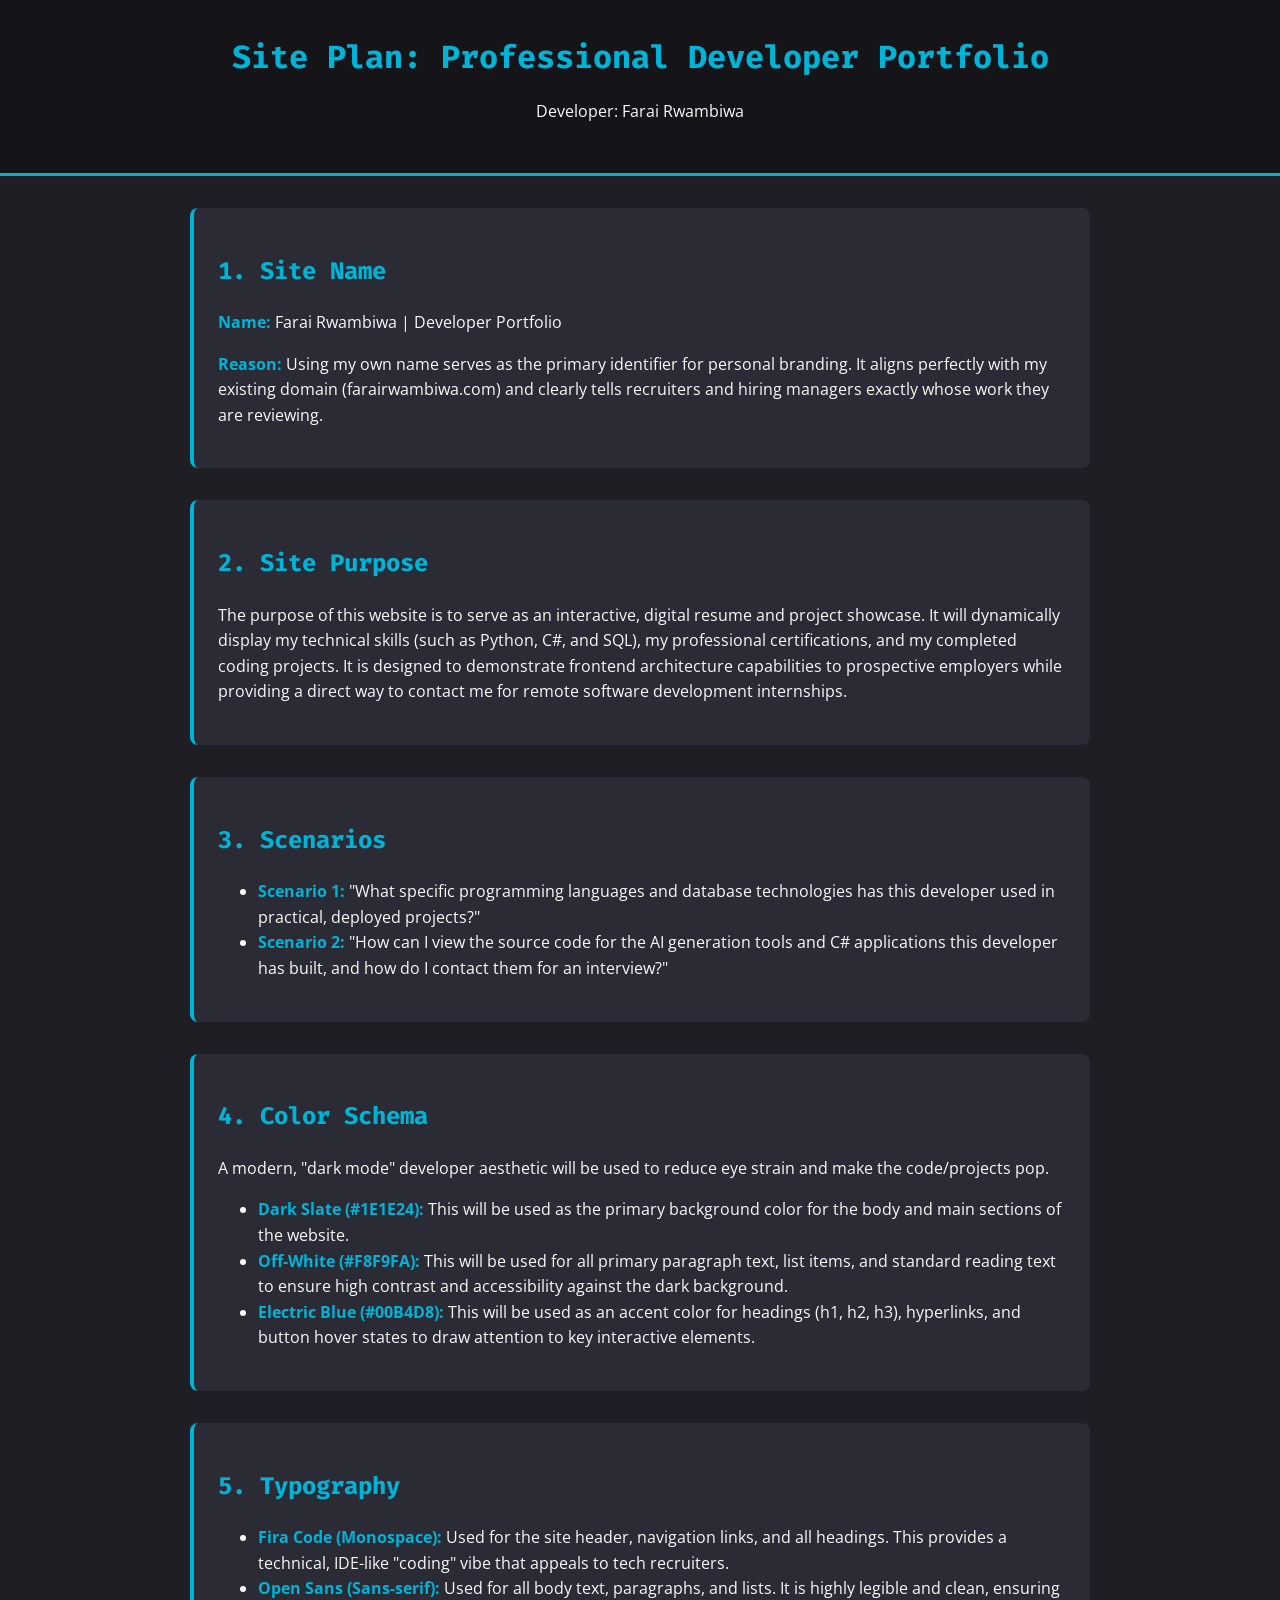
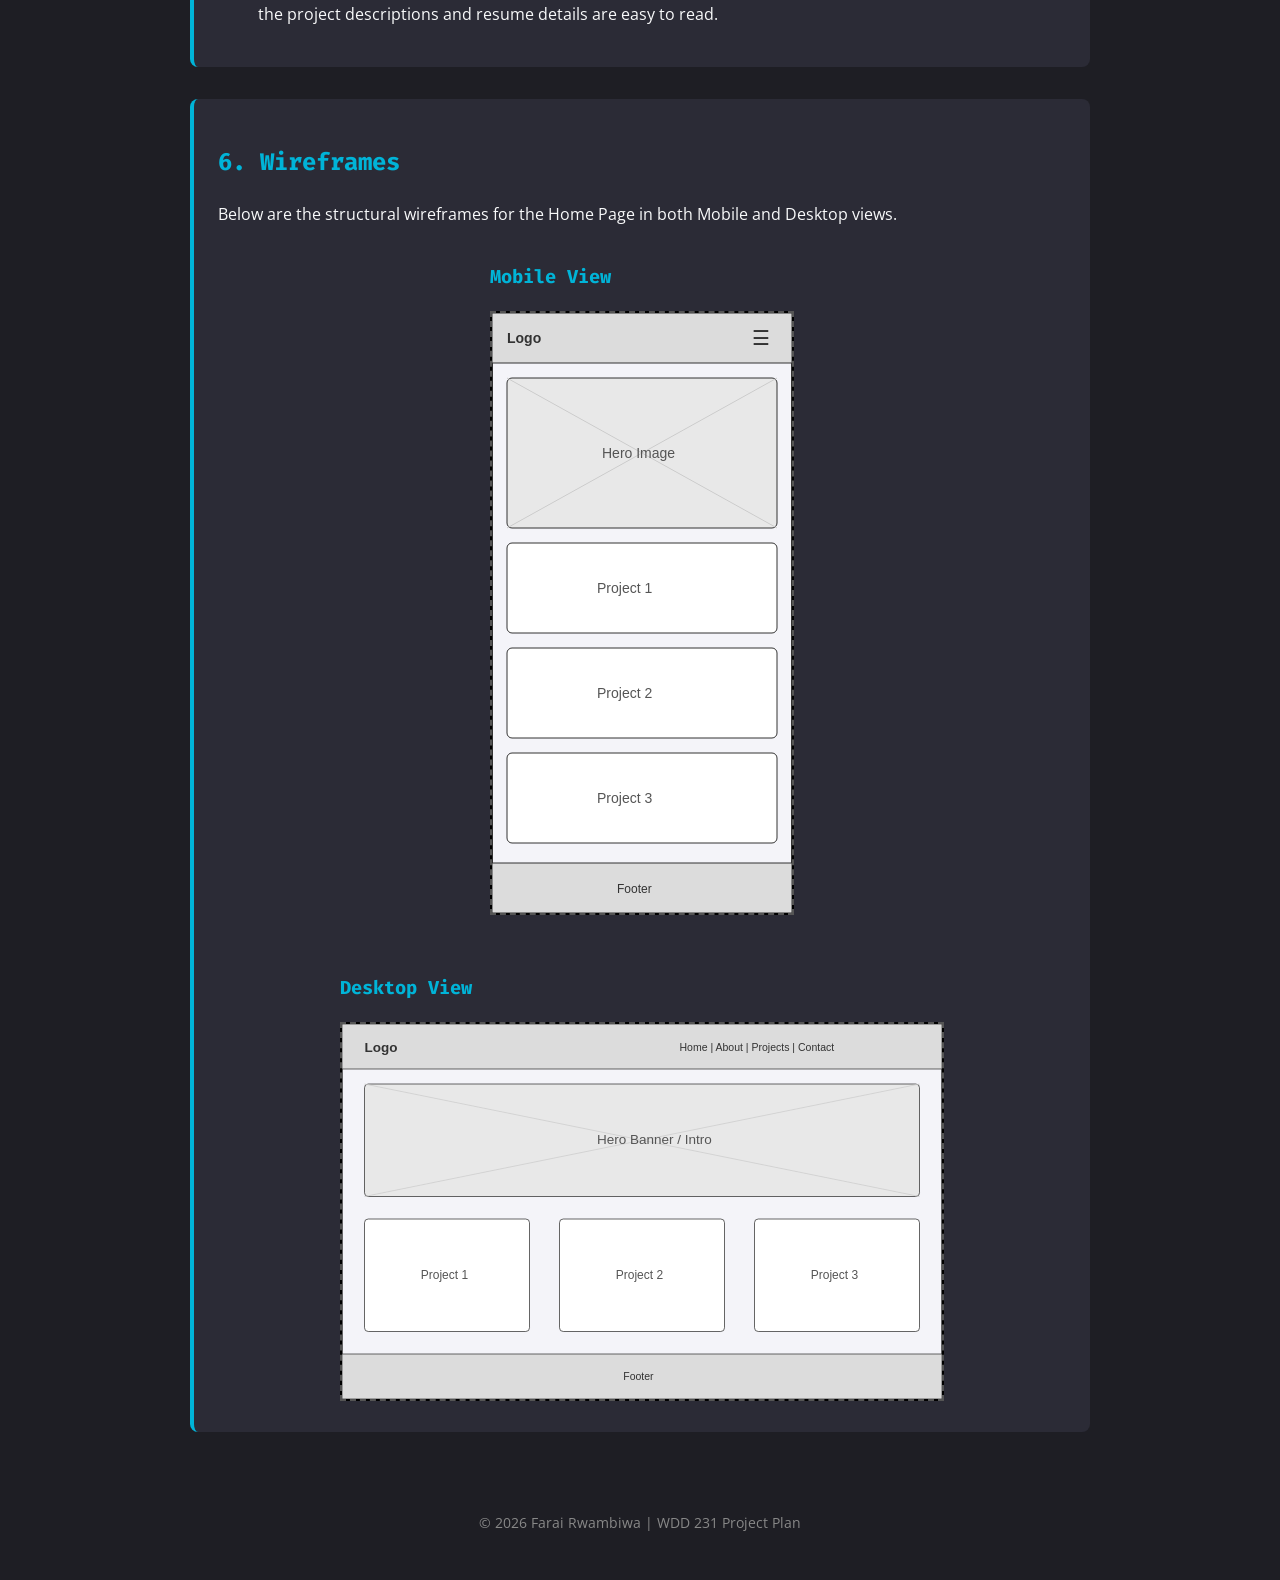
<file: project/siteplan.html>
<!DOCTYPE html>
<html lang="en-US">
<head>
    <meta charset="UTF-8">
    <meta name="viewport" content="width=device-width, initial-scale=1.0">
    <title>Site Plan - Developer Portfolio</title>
    <meta name="description" content="Website planning document for a professional developer portfolio.">
    <meta name="author" content="Farai Rwambiwa">
    
    <!-- Google Fonts for Typography -->
    <link rel="preconnect" href="https://fonts.googleapis.com">
    <link rel="preconnect" href="https://fonts.gstatic.com" crossorigin>
    <link href="https://fonts.googleapis.com/css2?family=Fira+Code:wght@400;700&family=Open+Sans:wght@400;700&display=swap" rel="stylesheet">
    
    <!-- Link to the CSS file -->
    <link rel="stylesheet" href="styles/siteplan.css">
</head>
<body>
    <header>
        <h1>Site Plan: Professional Developer Portfolio</h1>
        <p>Developer: Farai Rwambiwa</p>
    </header>

    <main>
        <section>
            <h2>1. Site Name</h2>
            <p><strong>Name:</strong> Farai Rwambiwa | Developer Portfolio</p>
            <p><strong>Reason:</strong> Using my own name serves as the primary identifier for personal branding. It aligns perfectly with my existing domain (farairwambiwa.com) and clearly tells recruiters and hiring managers exactly whose work they are reviewing.</p>
        </section>

        <section>
            <h2>2. Site Purpose</h2>
            <p>The purpose of this website is to serve as an interactive, digital resume and project showcase. It will dynamically display my technical skills (such as Python, C#, and SQL), my professional certifications, and my completed coding projects. It is designed to demonstrate frontend architecture capabilities to prospective employers while providing a direct way to contact me for remote software development internships.</p>
        </section>

        <section>
            <h2>3. Scenarios</h2>
            <ul>
                <li><strong>Scenario 1:</strong> "What specific programming languages and database technologies has this developer used in practical, deployed projects?"</li>
                <li><strong>Scenario 2:</strong> "How can I view the source code for the AI generation tools and C# applications this developer has built, and how do I contact them for an interview?"</li>
            </ul>
        </section>

        <section>
            <h2>4. Color Schema</h2>
            <p>A modern, "dark mode" developer aesthetic will be used to reduce eye strain and make the code/projects pop.</p>
            <ul>
                <li><strong>Dark Slate (#1E1E24):</strong> This will be used as the primary background color for the body and main sections of the website.</li>
                <li><strong>Off-White (#F8F9FA):</strong> This will be used for all primary paragraph text, list items, and standard reading text to ensure high contrast and accessibility against the dark background.</li>
                <li><strong>Electric Blue (#00B4D8):</strong> This will be used as an accent color for headings (h1, h2, h3), hyperlinks, and button hover states to draw attention to key interactive elements.</li>
            </ul>
        </section>

        <section>
            <h2>5. Typography</h2>
            <ul>
                <li><strong>Fira Code (Monospace):</strong> Used for the site header, navigation links, and all headings. This provides a technical, IDE-like "coding" vibe that appeals to tech recruiters.</li>
                <li><strong>Open Sans (Sans-serif):</strong> Used for all body text, paragraphs, and lists. It is highly legible and clean, ensuring the project descriptions and resume details are easy to read.</li>
            </ul>
        </section>

        <section>
            <h2>6. Wireframes</h2>
            <p>Below are the structural wireframes for the Home Page in both Mobile and Desktop views.</p>
            
            <div class="wireframe-container">
    <div>
        <h3>Mobile View</h3>
        <img src="images/wireframe-mobile.svg" alt="Sketch of mobile layout wireframe" width="300">
    </div>
    <div>
        <h3>Desktop View</h3>
        <img src="images/wireframe-desktop.svg" alt="Sketch of desktop layout wireframe" width="600">
    </div>
</div>

        </section>
    </main>

    <footer>
        <p>&copy; 2026 Farai Rwambiwa | WDD 231 Project Plan</p>
    </footer>
</body>
</html>
</file>
<file: styles/small.css>
:root {
    --primary: #1a252f;
    --secondary: #ecf0f1;
    --accent: #3498db;
    --completed: #27ae60;
    --incomplete: #c0392b;
    --text-dark: #333333;
}
body { font-family: 'Roboto', Arial, sans-serif; margin: 0; padding: 0; background-color: #ffffff; color: var(--text-dark); }
header { background-color: var(--primary); color: #ffffff; padding: 1rem; display: flex; align-items: center; justify-content: space-between; }
header img { width: 50px; height: auto; border-radius: 5px; }
header span { font-size: 1.5rem; font-weight: bold; }
#menu-button { background: none; border: none; color: #ffffff; font-size: 2rem; cursor: pointer; padding: 0.5rem; }
nav { display: none; flex-direction: column; background-color: #2c3e50; color: #ffffff; }
nav.open { display: flex; }
nav a { padding: 1rem; color: #ffffff; text-decoration: none; text-align: center; border-bottom: 1px solid #455a64; display: block; }
nav a:hover { background-color: #1a252f; color: #ffffff; }
nav a.active { background-color: #000000; color: #ffffff; font-weight: bold; }
main { padding: 1rem; max-width: 1200px; margin: 0 auto; }
h1 { text-align: left; border-bottom: 2px solid var(--primary); padding-bottom: 0.5rem; }
.card { background-color: var(--secondary); margin-bottom: 1rem; padding: 1rem; border-radius: 5px; box-shadow: 0 2px 5px rgba(0,0,0,0.1); }
.card h2 { background-color: var(--primary); color: #ffffff; padding: 0.75rem; margin: -1rem -1rem 1rem -1rem; text-align: center; border-radius: 5px 5px 0 0; font-size: 1.2rem; }
.photo img { width: 100%; max-width: 200px; aspect-ratio: 1 / 1; object-fit: cover; display: block; margin: 0 auto; border-radius: 5px; }
.filter-buttons { display: flex; justify-content: space-around; margin-bottom: 1.5rem; flex-wrap: wrap; gap: 0.5rem;}
.filter-buttons button { padding: 0.75rem 1.5rem; border: none; border-radius: 5px; cursor: pointer; background-color: var(--primary); color: #ffffff; font-weight: bold; font-size: 1rem; flex: 1; min-width: 80px;}
.filter-buttons button:hover { background-color: var(--accent); color: #ffffff; }
#course-list { display: flex; flex-direction: column; gap: 0.5rem; }
.course-card { padding: 1rem; text-align: center; border-radius: 5px; font-weight: bold; color: #ffffff; box-shadow: 0 2px 4px rgba(0,0,0,0.1); }
.course-card.completed { background-color: var(--completed); color: #ffffff; }
.course-card.incomplete { background-color: var(--incomplete); color: #ffffff; }
#total-credits { font-weight: bold; text-align: center; margin-top: 1.5rem; font-size: 1.1rem; }
footer { background-color: var(--primary); color: #ffffff; text-align: center; padding: 1.5rem 1rem; margin-top: 2rem;}
.socials { margin-bottom: 1rem; }
.socials a { color: #ffffff; margin: 0 10px; text-decoration: none; border-bottom: 1px solid transparent; }
.socials a:hover { border-bottom: 1px solid #ffffff; }
</file>
<file: styles/larger.css>
@media (min-width: 768px) {
    #menu-button { display: none; }
    nav { display: flex; flex-direction: row; justify-content: flex-start; gap: 2rem; padding: 0 2rem; }
    nav a { border-bottom: none; display: inline-block; padding: 1rem 1.5rem; }
    .grid-container { display: grid; grid-template-columns: 2fr 1fr; gap: 1.5rem; }
    .courses { grid-column: 1 / span 2; }
    #course-list { flex-direction: row; flex-wrap: wrap; justify-content: center; gap: 1rem; }
    .course-card { flex: 1 1 200px; max-width: 30%; }
}
</file>
<file: chamber/styles/small.css>
/* ========================================= */
/* CSS VARIABLES & BASE SETUP                */
/* ========================================= */
:root {
    --primary-color: #003366; 
    --accent-color: #FFB300; 
    --text-dark: #333333;
    --text-light: #ffffff;
    --bg-light: #F8F9FA; 
    --card-bg: #ffffff;
}

body {
    background-color: var(--bg-light);
    color: var(--text-dark);
    font-family: 'Roboto', sans-serif;
    margin: 0;
    padding: 0;
}

/* ========================================= */
/* HEADER & NAVIGATION (Mobile First)        */
/* ========================================= */
header {
    display: flex;
    justify-content: space-between;
    align-items: center;
    background-color: var(--primary-color);
    color: var(--text-light);
    padding: 1rem;
}

.logo-box {
    display: flex;
    align-items: center;
    gap: 10px;
    font-size: 1.2rem;
    font-weight: bold;
}

#menu-button {
    background: none;
    border: none;
    color: var(--text-light);
    font-size: 2rem;
    cursor: pointer;
}

nav {
    display: none;
    background-color: #002244;
    flex-direction: column;
}

nav.open {
    display: flex;
}

nav a {
    color: var(--text-light);
    text-decoration: none;
    padding: 1rem;
    text-align: center;
    border-bottom: 1px solid rgba(255,255,255,0.1);
}

nav a:hover, nav a.active {
    background-color: var(--accent-color);
    color: var(--primary-color);
    font-weight: bold;
}

/* ========================================= */
/* HERO SECTION                              */
/* ========================================= */
.hero {
    position: relative;
}

.hero-image {
    width: 100%;
    height: 350px;
    object-fit: cover;
    display: block;
}

.hero-btn {
    position: absolute;
    bottom: 20px;
    right: 20px;
    background-color: var(--accent-color);
    color: var(--primary-color);
    padding: 12px 24px;
    border-radius: 5px;
    text-decoration: none;
    font-weight: bold;
    text-transform: uppercase;
    box-shadow: 0 4px 8px rgba(0,0,0,0.3);
    transition: background-color 0.3s;
}

.hero-btn:hover {
    background-color: #e6a200;
}

.page-title {
    text-align: center;
    color: var(--primary-color);
    margin: 1.5rem 1rem;
    font-size: 1.8rem;
}

/* ========================================= */
/* CARDS & GRID SPACING (Mobile Stacking)    */
/* ========================================= */
.info-grid, .spotlight-grid {
    display: flex;
    flex-direction: column;
    gap: 1.5rem;
    padding: 1rem;
}

.card, .spotlight-card {
    background-color: var(--card-bg);
    border-radius: 8px;
    box-shadow: 0 4px 12px rgba(0, 0, 0, 0.08);
    overflow: hidden;
    transition: transform 0.3s ease;
}

.card:hover, .spotlight-card:hover {
    transform: translateY(-5px);
}

.card h2 {
    background-color: var(--primary-color);
    color: var(--text-light);
    margin: 0;
    padding: 1rem;
    font-size: 1.3rem;
    text-align: center;
    letter-spacing: 1px;
}

.card-content {
    padding: 1.5rem;
}

.spotlight-card {
    padding: 1.5rem;
    text-align: center;
}

/* ========================================= */
/* FOOTER                                    */
/* ========================================= */
footer {
    background-color: var(--primary-color);
    color: var(--text-light);
    text-align: center;
    padding: 2rem 1rem;
    margin-top: 2rem;
}

.footer-info p, .footer-legal p {
    margin: 5px 0;
    font-size: 0.9rem;
}
/* ========================================= */
/* FORM AND JOIN PAGE (Mobile)               */
/* ========================================= */
.join-grid {
    display: flex;
    flex-direction: column;
    gap: 2rem;
    padding: 1rem;
}

.join-form label {
    display: block;
    margin-bottom: 1rem;
    font-weight: bold;
    color: var(--primary-color);
}

.join-form input, .join-form select, .join-form textarea {
    display: block;
    width: 100%;
    padding: 0.75rem;
    margin-top: 0.5rem;
    border: 1px solid #ccc;
    border-radius: 4px;
    font-family: inherit;
    box-sizing: border-box;
}

.submit-btn {
    background-color: var(--accent-color);
    color: var(--primary-color);
    border: none;
    padding: 1rem;
    font-size: 1.1rem;
    font-weight: bold;
    cursor: pointer;
    border-radius: 5px;
    width: 100%;
    margin-top: 1rem;
    transition: background-color 0.3s;
}

.submit-btn:hover {
    background-color: #e6a200;
}

/* ========================================= */
/* MEMBERSHIP CARDS & ANIMATION              */
/* ========================================= */
.cards-container {
    display: flex;
    flex-direction: column;
    gap: 1rem;
}

/* Animation requirement */
@keyframes slideFadeUp {
    from { opacity: 0; transform: translateY(30px); }
    to { opacity: 1; transform: translateY(0); }
}

.membership-card {
    background-color: var(--card-bg);
    border: 1px solid #ddd;
    border-radius: 8px;
    padding: 1.5rem;
    text-align: center;
    box-shadow: 0 4px 6px rgba(0,0,0,0.05);
    /* Apply initial load animation */
    animation: slideFadeUp 0.8s ease-out forwards;
    opacity: 0; /* Starts hidden for animation */
}

/* Stagger the animation so they load one after another */
.membership-card:nth-child(1) { animation-delay: 0.1s; }
.membership-card:nth-child(2) { animation-delay: 0.3s; }
.membership-card:nth-child(3) { animation-delay: 0.5s; }
.membership-card:nth-child(4) { animation-delay: 0.7s; }

.modal-trigger {
    background-color: var(--primary-color);
    color: var(--text-light);
    border: none;
    padding: 8px 16px;
    border-radius: 4px;
    cursor: pointer;
    margin-top: 1rem;
}

/* ========================================= */
/* DIALOG MODALS                             */
/* ========================================= */
dialog {
    border: none;
    border-radius: 8px;
    padding: 2rem;
    max-width: 400px;
    box-shadow: 0 10px 20px rgba(0,0,0,0.3);
}

dialog::backdrop {
    background-color: rgba(0, 0, 0, 0.6);
}

.close-modal {
    margin-top: 1rem;
    padding: 8px 16px;
    background-color: #ccc;
    border: none;
    border-radius: 4px;
    cursor: pointer;
}

/* ========================================= */
/* DISCOVER PAGE (Mobile View)               */
/* ========================================= */
.visit-message {
    background-color: var(--accent-color);
    color: var(--primary-color);
    padding: 1rem;
    text-align: center;
    font-weight: bold;
    border-radius: 5px;
    margin: 1rem;
    box-shadow: 0 2px 5px rgba(0,0,0,0.1);
}

/* Map each card to a CSS Grid Area Name */
.discover-card:nth-child(1) { grid-area: c1; }
.discover-card:nth-child(2) { grid-area: c2; }
.discover-card:nth-child(3) { grid-area: c3; }
.discover-card:nth-child(4) { grid-area: c4; }
.discover-card:nth-child(5) { grid-area: c5; }
.discover-card:nth-child(6) { grid-area: c6; }
.discover-card:nth-child(7) { grid-area: c7; }
.discover-card:nth-child(8) { grid-area: c8; }

.discover-grid {
    display: grid;
    gap: 1.5rem;
    padding: 1rem;
    /* Layout 1: Mobile (1 Column) */
    grid-template-columns: 1fr;
    grid-template-areas:
        "c1" "c2" "c3" "c4"
        "c5" "c6" "c7" "c8";
}

.discover-card {
    background-color: var(--card-bg);
    border: 1px solid #ddd;
    border-radius: 8px;
    padding: 1rem;
    text-align: center;
    box-shadow: 0 4px 6px rgba(0,0,0,0.05);
}

.discover-card figure {
    margin: 0;
    padding: 0;
}

.discover-card img {
    max-width: 100%;
    height: auto;
    border-radius: 5px;
    /* Do NOT add hover effects here (Mobile) per rubric */
}

.discover-card address {
    font-style: italic;
    color: #555;
    margin-top: 0.5rem;
}

.learn-more-btn {
    background-color: var(--primary-color);
    color: var(--text-light);
    border: none;
    padding: 8px 16px;
    border-radius: 4px;
    cursor: pointer;
    margin-top: 1rem;
}
</file>
<file: chamber/styles/larger.css>
/* ========================================= */
/* DESKTOP VIEW (Media Query over 768px)     */
/* ========================================= */
@media (min-width: 768px) {
    
    /* Navigation sits side-by-side */
    #menu-button {
        display: none;
    }

    nav {
        display: flex;
        flex-direction: row;
        justify-content: center;
    }

    nav a {
        border-bottom: none;
        padding: 1rem 2rem;
    }

    /* Hero Banner gets taller */
    .hero-image {
        height: 500px;
    }

    .page-title {
        max-width: 1200px;
        margin: 2rem auto 1rem auto;
        text-align: left;
    }

    /* Top Row Layout: 3 Columns */
    .info-grid {
        display: grid;
        grid-template-columns: 1fr 1fr 1fr;
        gap: 1.5rem;
        max-width: 1200px;
        margin: 0 auto;
        padding: 0 1rem;
    }

    /* Bottom Row Layout: 3 Columns */
    .spotlight-grid {
        display: grid;
        grid-template-columns: 1fr 1fr 1fr;
        gap: 1.5rem;
        max-width: 1200px;
        margin: 2rem auto;
        padding: 0 1rem;
    }
}
/* ========================================= */
/* JOIN PAGE DESKTOP GRID                    */
/* ========================================= */
@media (min-width: 768px) {
    .join-grid {
        display: grid;
        grid-template-columns: 2fr 1fr;
        max-width: 1200px;
        margin: 0 auto;
        align-items: start;
    }
}

/* ========================================= */
/* DISCOVER PAGE (Tablet / Medium View)      */
/* ========================================= */
@media (min-width: 641px) {
    .discover-grid {
        /* Layout 2: Tablet (2 Columns) */
        grid-template-columns: 1fr 1fr;
        grid-template-areas:
            "c1 c2"
            "c3 c4"
            "c5 c6"
            "c7 c8";
    }

    /* Required Image Hover Effect ONLY on larger screens */
    .discover-card img {
        transition: transform 0.3s ease, filter 0.3s ease;
    }
    .discover-card img:hover {
        transform: scale(1.05);
        filter: brightness(1.1);
    }
}

/* ========================================= */
/* DISCOVER PAGE (Desktop / Large View)      */
/* ========================================= */
@media (min-width: 1025px) {
    .discover-grid {
        max-width: 1200px;
        margin: 0 auto;
        /* Layout 3: Desktop Asymmetrical Grid to show advanced CSS skills */
        grid-template-columns: 1fr 1fr 1fr;
        grid-template-areas:
            "c1 c1 c2"
            "c3 c4 c4"
            "c5 c6 c7"
            "c8 c8 c8";
    }
}
</file>
<file: finalproject/styles/base.css>
/* ========================================= */
/* CSS RESET & BASE STYLES                   */
/* ========================================= */
*, *::before, *::after {
    box-sizing: border-box;
    margin: 0;
    padding: 0;
}

html {
    scroll-behavior: smooth;
}

img, picture, svg, video {
    display: block;
    max-width: 100%;
}
</file>
<file: finalproject/styles/main.css>
/* ========================================= */
/* GLOBAL RESET                              */
/* ========================================= */
*,
*::before,
*::after {
    box-sizing: border-box;
    margin: 0;
    padding: 0;
}

/* ========================================= */
/* VARIABLES                                 */
/* ========================================= */
:root {
    --bg-dark: #0f172a;
    --card-bg: #1e293b;
    --accent: #0ea5e9;
    --accent-glow: rgba(14, 165, 233, 0.4);
    --text-main: #f8fafc;
    --text-muted: #94a3b8;
    --font-sans: 'Inter', sans-serif;
    --font-mono: 'Fira Code', monospace;
}

body {
    background-color: var(--bg-dark);
    color: var(--text-main);
    font-family: var(--font-sans);
    line-height: 1.6;
}

/* ========================================= */
/* HEADER & NAV                              */
/* ========================================= */
header {
    display: flex;
    justify-content: space-between;
    align-items: center;
    padding: 1.5rem 5%;
    background: rgba(15, 23, 42, 0.9);
    border-bottom: 1px solid #334155;
    position: sticky;
    top: 0;
    z-index: 100;
}

.logo {
    font-size: 1.5rem;
    font-weight: 800;
}

.logo span { color: var(--accent); }

#menu-btn {
    background: none;
    border: none;
    color: var(--text-main);
    font-size: 1.8rem;
    cursor: pointer;
    display: none;
}

nav a {
    color: var(--text-main);
    text-decoration: none;
    margin-left: 2rem;
    font-weight: 600;
    transition: color 0.3s;
}

nav a:hover, nav a.active { color: var(--accent); }

/* ========================================= */
/* HERO SECTION & AVATAR                     */
/* ========================================= */
.hero {
    text-align: center;
    padding: 4rem 1rem;
    background: radial-gradient(circle at center, #1e293b 0%, #0f172a 100%);
}

.avatar-container {
    position: relative;
    width: 165px;
    height: 165px;
    margin: 0 auto 1.5rem auto;
    display: flex;
    justify-content: center;
    align-items: center;
    border-radius: 50%;
    background-color: var(--bg-dark);
    background-image: 
        radial-gradient(circle at center, rgba(14, 165, 233, 0.4) 0%, transparent 70%),
        repeating-linear-gradient(0deg, transparent, transparent 4px, rgba(14, 165, 233, 0.15) 4px, rgba(14, 165, 233, 0.15) 5px);
    animation: pulseGlow 2s ease-in-out infinite alternate;
}

.profile-pic {
    width: 150px;
    height: 150px;
    border-radius: 50%;
    object-fit: cover;
    border: 5px solid var(--bg-dark); 
    z-index: 2;
}

@keyframes pulseGlow {
    0% { box-shadow: 0 0 10px var(--accent-glow); transform: scale(1); }
    100% { box-shadow: 0 0 30px var(--accent), 0 0 50px rgba(129, 140, 248, 0.4); transform: scale(1.02); }
}

/* ========================================= */
/* VISUAL TICKER & TEXT                      */
/* ========================================= */
.hero h1 {
    font-size: 3.5rem;
    margin: 0 0 1rem 0;
    background: linear-gradient(to right, #38bdf8, #818cf8);
    -webkit-background-clip: text;
    -webkit-text-fill-color: transparent;
}

.typewriter {
    display: inline-block;
    margin-bottom: 1rem;
}

.typewriter p {
    color: #38bdf8;
    font-family: var(--font-mono);
    font-size: 0.9rem;
    overflow: hidden; 
    border-right: 0.15em solid var(--accent); 
    white-space: nowrap; 
    margin: 0 auto; 
    letter-spacing: 0.1em; 
    animation: typing 3.5s steps(40, end), blink-caret 0.75s step-end infinite;
}

@keyframes typing { from { width: 0 } to { width: 100% } }
@keyframes blink-caret { from, to { border-color: transparent } 50% { border-color: var(--accent); } }

.local-storage-tracker {
    margin-top: 2rem;
    font-family: var(--font-mono);
    color: var(--text-muted);
}

.pulse-text {
    color: var(--accent);
    font-weight: bold;
    animation: pulseText 2s infinite;
}

@keyframes pulseText {
    0% { text-shadow: 0 0 0 var(--accent-glow); }
    50% { text-shadow: 0 0 15px var(--accent); }
    100% { text-shadow: 0 0 0 var(--accent-glow); }
}

/* ========================================= */
/* FILTER CONTROLS (TABS)                    */
/* ========================================= */
.controls {
    display: flex;
    flex-wrap: wrap;
    justify-content: center;
    gap: 10px;
    margin: 2rem auto;
    max-width: 800px;
    padding: 0 1rem;
}

.filter-btn {
    flex: 1 1 120px;
    max-width: 150px;
    background: var(--card-bg);
    color: var(--text-main);
    border: 1px solid #334155;
    padding: 0.8rem 1rem;
    border-radius: 8px;
    cursor: pointer;
    font-family: var(--font-mono);
    font-weight: bold;
    transition: all 0.3s ease;
}

/* Fixed color contrast for hover state */
.filter-btn:hover, .filter-btn.active {
    background: var(--accent);
    border-color: var(--accent);
    color: var(--bg-dark);
    box-shadow: 0 0 10px var(--accent-glow);
}

/* ========================================= */
/* PROJECT GRID & CARDS                      */
/* ========================================= */
.grid {
    display: grid;
    grid-template-columns: repeat(auto-fit, minmax(300px, 1fr));
    gap: 2rem;
    padding: 2rem 5%;
    max-width: 1400px;
    margin: 0 auto;
}

.card {
    background: var(--card-bg);
    border: 1px solid #334155;
    border-radius: 12px;
    padding: 1.5rem;
    cursor: pointer;
    animation: cardPulse 4s ease-in-out infinite;
    transition: transform 0.4s ease, box-shadow 0.4s ease, border-color 0.4s ease;
}

.card:nth-child(even) { animation-delay: 1s; }
.card:nth-child(3n) { animation-delay: 2s; }

.card:hover {
    animation: none; 
    transform: translateY(-8px) scale(1.02); 
    border-color: var(--accent);
    box-shadow: 0 15px 30px rgba(0, 0, 0, 0.6), 0 0 20px var(--accent-glow), 0 0 10px rgba(255, 255, 255, 0.1);
}

@keyframes cardPulse {
    0% { box-shadow: 0 4px 15px rgba(255, 255, 255, 0.03); border-color: #334155; }
    50% { box-shadow: 0 4px 25px rgba(14, 165, 233, 0.15), inset 0 0 10px rgba(14, 165, 233, 0.05); border-color: rgba(14, 165, 233, 0.4); }
    100% { box-shadow: 0 4px 15px rgba(255, 255, 255, 0.03); border-color: #334155; }
}

.card h3 {
    margin: 0 0 0.5rem 0;
    color: var(--text-main);
}

.badge {
    display: inline-block;
    background: #1e293b;
    color: #ffffff;
    border: 1px solid var(--accent);
    padding: 0.2rem 0.5rem;
    border-radius: 4px;
    font-size: 0.8rem;
    font-family: var(--font-mono);
    margin-bottom: 1rem;
}

/* ========================================= */
/* MODAL DIALOG                              */
/* ========================================= */
dialog {
    background: var(--card-bg);
    color: var(--text-main);
    border: 1px solid var(--accent);
    border-radius: 12px;
    padding: 2rem;
    max-width: 500px;
    box-shadow: 0 0 30px var(--accent-glow);
}

dialog::backdrop { background: rgba(0, 0, 0, 0.8); backdrop-filter: blur(4px); }

#close-modal {
    background: var(--accent);
    color: var(--bg-dark);
    border: none;
    padding: 0.8rem 1.5rem;
    border-radius: 6px;
    cursor: pointer;
    margin-top: 1.5rem;
    width: 100%;
    font-weight: bold;
}

/* ========================================= */
/* FOOTER & VIDEO LINK                       */
/* ========================================= */
footer {
    text-align: center;
    padding: 2rem;
    border-top: 1px solid #334155;
    margin-top: 4rem;
}

.video-link {
    display: inline-block;
    margin-top: 1rem;
    padding: 8px 20px;
    background: var(--card-bg);
    color: var(--text-main);
    border: 1px solid var(--accent);
    border-radius: 20px;
    text-decoration: none;
    font-weight: bold;
    transition: all 0.3s ease;
}

.video-link:hover {
    background: var(--accent);
    color: var(--bg-dark);
    box-shadow: 0 0 15px var(--accent-glow);
}

/* ========================================= */
/* RESPONSIVE (MOBILE MENU)                  */
/* ========================================= */
@media (max-width: 768px) {
    #menu-btn { display: block; }
    nav { display: none; flex-direction: column; width: 100%; position: absolute; top: 100%; left: 0; background: var(--card-bg); padding: 1rem 0; }
    nav.open { display: flex; }
    nav a { margin: 1rem 2rem; }
}

/* ========================================= */
/* CONTACT PAGE SPECIFIC STYLES             */
/* ========================================= */
body.contact-page {
    display: flex;
    flex-direction: column;
    min-height: 100vh;
}

body.contact-page .contact-page {
    flex: 1;
    display: flex;
    align-items: center;
    justify-content: center;
    padding: 2rem 1rem;
}

/* Card with neon glow */
body.contact-page .contact-card {
    width: 100%;
    max-width: 600px;
    background: var(--card-bg);
    padding: 2.5rem;
    border-radius: 12px;
    border: 1px solid #334155;
    box-shadow: 0 0 25px var(--accent-glow);
    transition: box-shadow 0.3s ease;
}

body.contact-page .contact-card:hover {
    box-shadow: 0 0 40px var(--accent-glow), 0 0 15px rgba(14, 165, 233, 0.2);
}

body.contact-page .contact-card h2 {
    color: var(--accent);
    margin-bottom: 1.5rem;
    font-size: 2rem;
    text-align: left;
}

/* Form layout */
body.contact-page .contact-form {
    display: flex;
    flex-direction: column;
    gap: 1.2rem;
}

body.contact-page .form-group {
    display: flex;
    flex-direction: column;
    gap: 0.5rem;
    text-align: left;
}

body.contact-page .form-group label {
    color: var(--text-main);
    font-size: 0.9rem;
    font-weight: bold;
    letter-spacing: 0.5px;
}

/* Input fields: white background, dark text */
body.contact-page .form-group input,
body.contact-page .form-group textarea {
    width: 100%;
    padding: 1rem;
    background: #ffffff;
    color: var(--bg-dark);
    border: 2px solid #cbd5e1;
    border-radius: 6px;
    font-size: 1rem;
    font-family: inherit;
    transition: border-color 0.2s ease;
}

body.contact-page .form-group input:focus,
body.contact-page .form-group textarea:focus {
    outline: none;
    border-color: var(--accent);
}

/* Accessible button: white with dark text */
body.contact-page .submit-btn {
    width: 100%;
    padding: 1rem;
    background: #ffffff;
    color: var(--bg-dark);
    font-weight: bold;
    border: 2px solid var(--accent);
    border-radius: 6px;
    font-size: 1rem;
    cursor: pointer;
    margin-top: 0.5rem;
    transition: background 0.2s ease, transform 0.1s ease;
}

body.contact-page .submit-btn:hover {
    background: #e2e8f0;
    color: var(--bg-dark);
}

body.contact-page .submit-btn:active {
    transform: scale(0.99);
}
</file>
<file: project/styles/siteplan.css>
/* ========================================= */
/* VARIABLES (Matching the Plan's Schema)    */
/* ========================================= */
:root {
    --bg-dark: #1E1E24;       /* Dark Slate */
    --text-light: #F8F9FA;    /* Off-White */
    --accent-blue: #00B4D8;   /* Electric Blue */
    
    --font-heading: 'Fira Code', monospace;
    --font-body: 'Open Sans', sans-serif;
}

/* ========================================= */
/* BASE STYLES                               */
/* ========================================= */
body {
    background-color: var(--bg-dark);
    color: var(--text-light);
    font-family: var(--font-body);
    line-height: 1.6;
    margin: 0;
    padding: 0;
}

header {
    background-color: #151519; /* Slightly darker header */
    padding: 2rem;
    text-align: center;
    border-bottom: 3px solid var(--accent-blue);
}

header h1 {
    margin: 0;
}

main {
    max-width: 900px;
    margin: 2rem auto;
    padding: 0 1rem;
}

section {
    background-color: #2b2b36; /* Card-like background for sections */
    padding: 1.5rem;
    margin-bottom: 2rem;
    border-radius: 8px;
    border-left: 4px solid var(--accent-blue);
}

/* ========================================= */
/* TYPOGRAPHY APPLICATION                    */
/* ========================================= */
h1, h2, h3 {
    font-family: var(--font-heading);
    color: var(--accent-blue);
}

p, li {
    font-family: var(--font-body);
}

strong {
    color: var(--accent-blue);
}

/* ========================================= */
/* WIREFRAME LAYOUT                          */
/* ========================================= */
.wireframe-container {
    display: flex;
    flex-wrap: wrap;
    gap: 2rem;
    justify-content: center;
    margin-top: 1rem;
}

img {
    max-width: 100%;
    height: auto;
    border: 2px dashed #555;
    background-color: #000;
}

footer {
    text-align: center;
    padding: 2rem;
    font-family: var(--font-heading);
    font-size: 0.9rem;
    color: #888;
}
</file>
